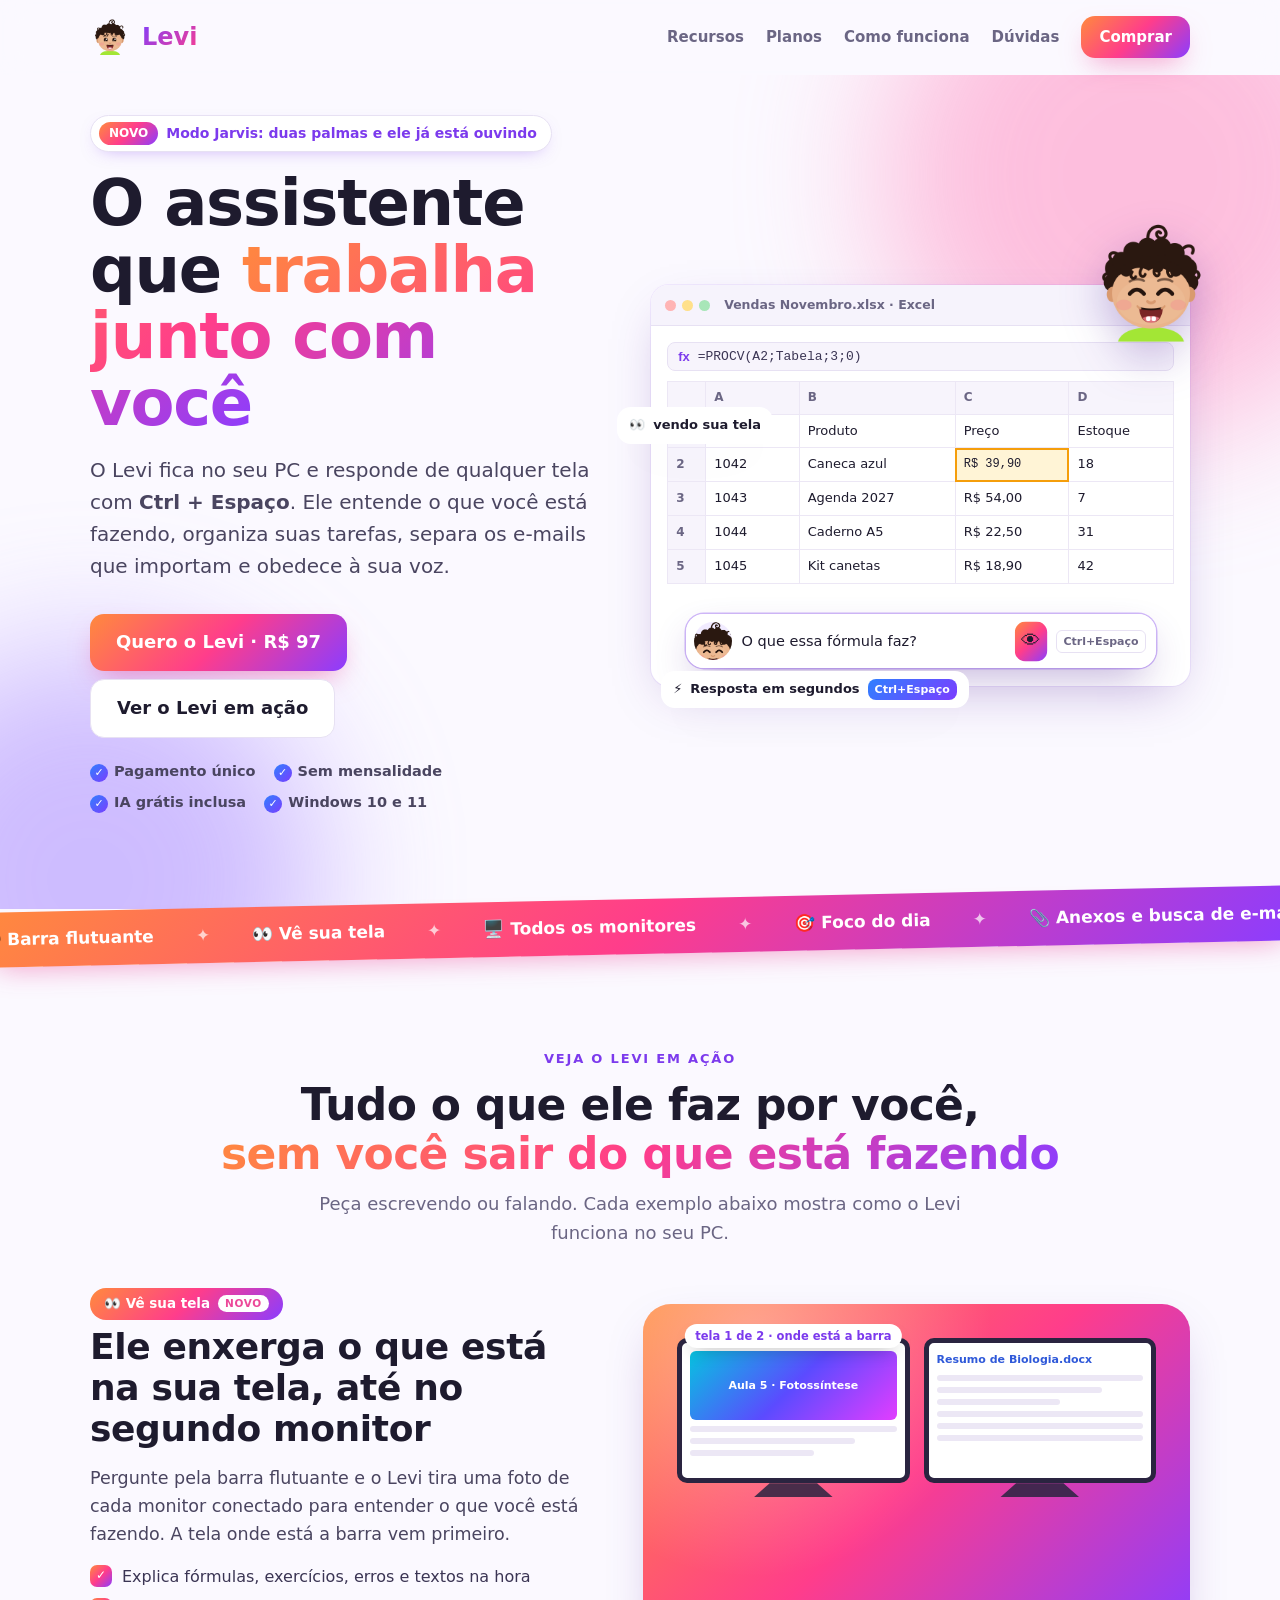
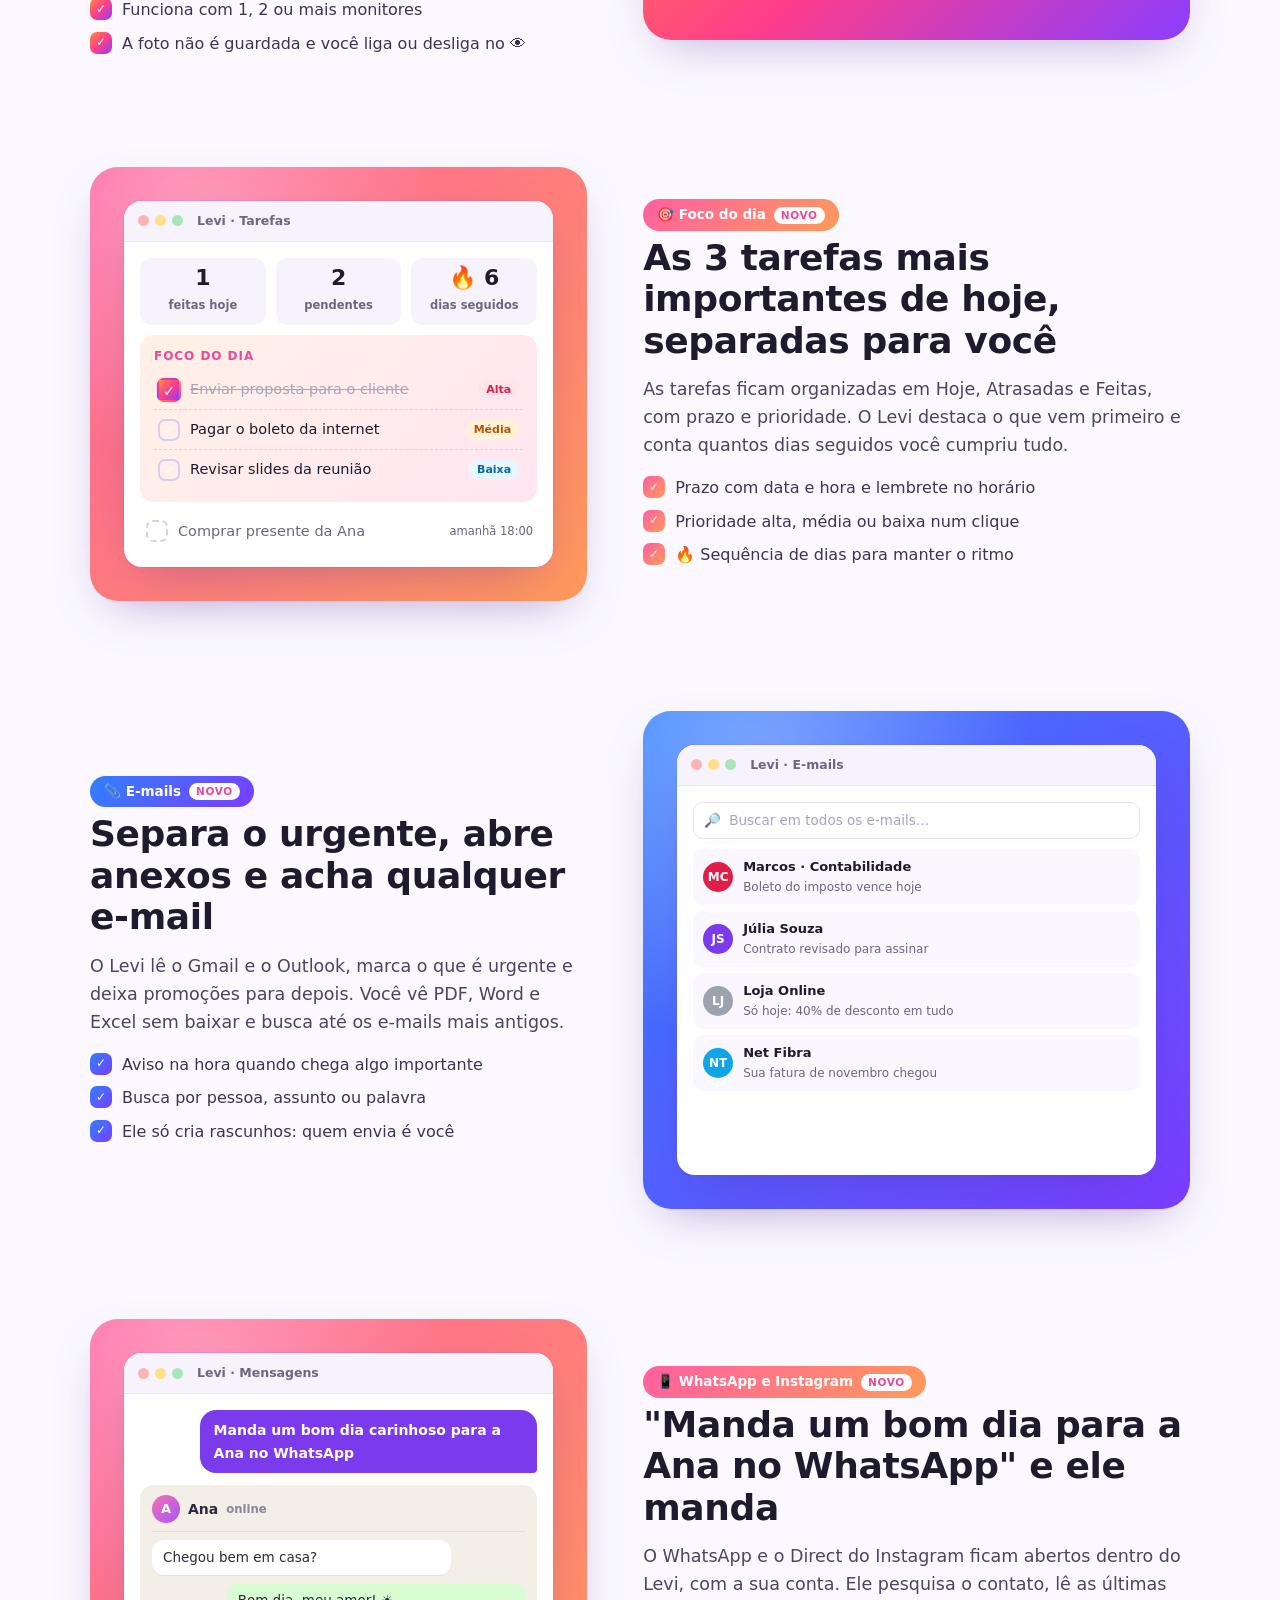
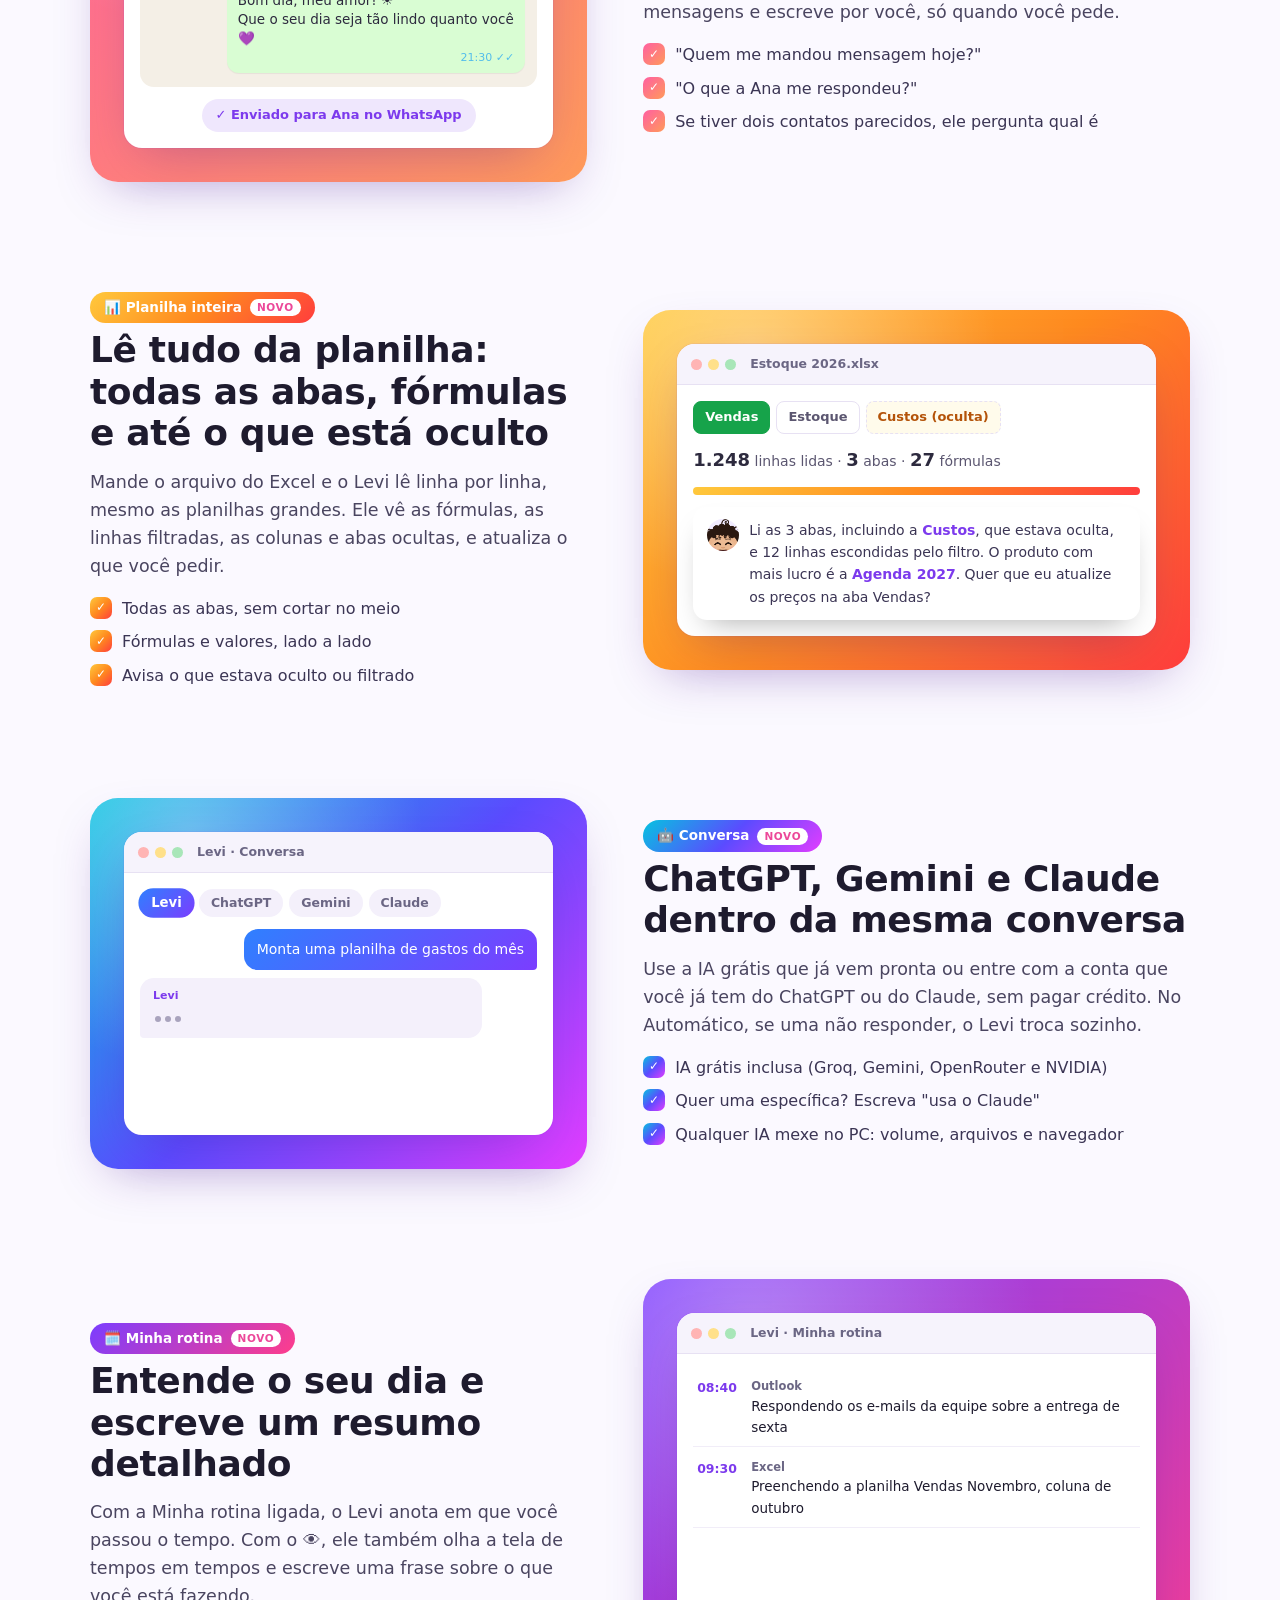
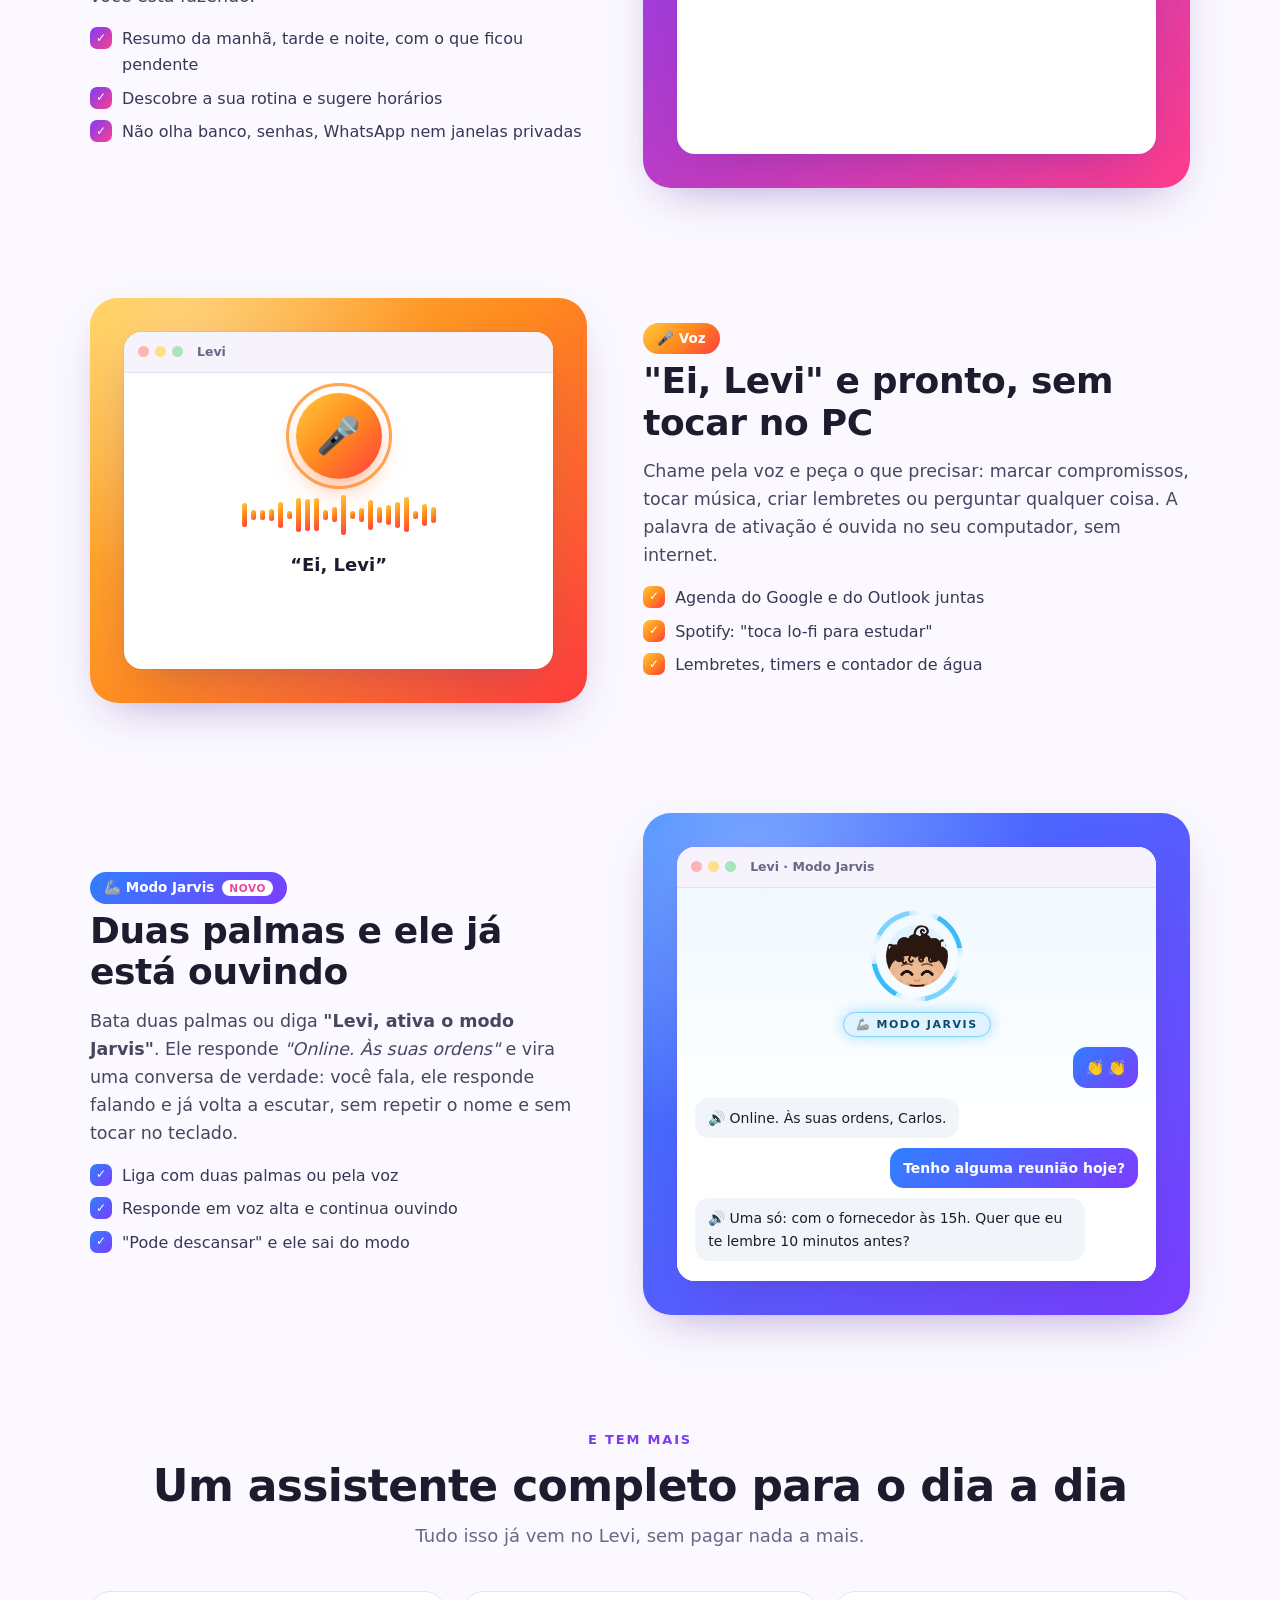
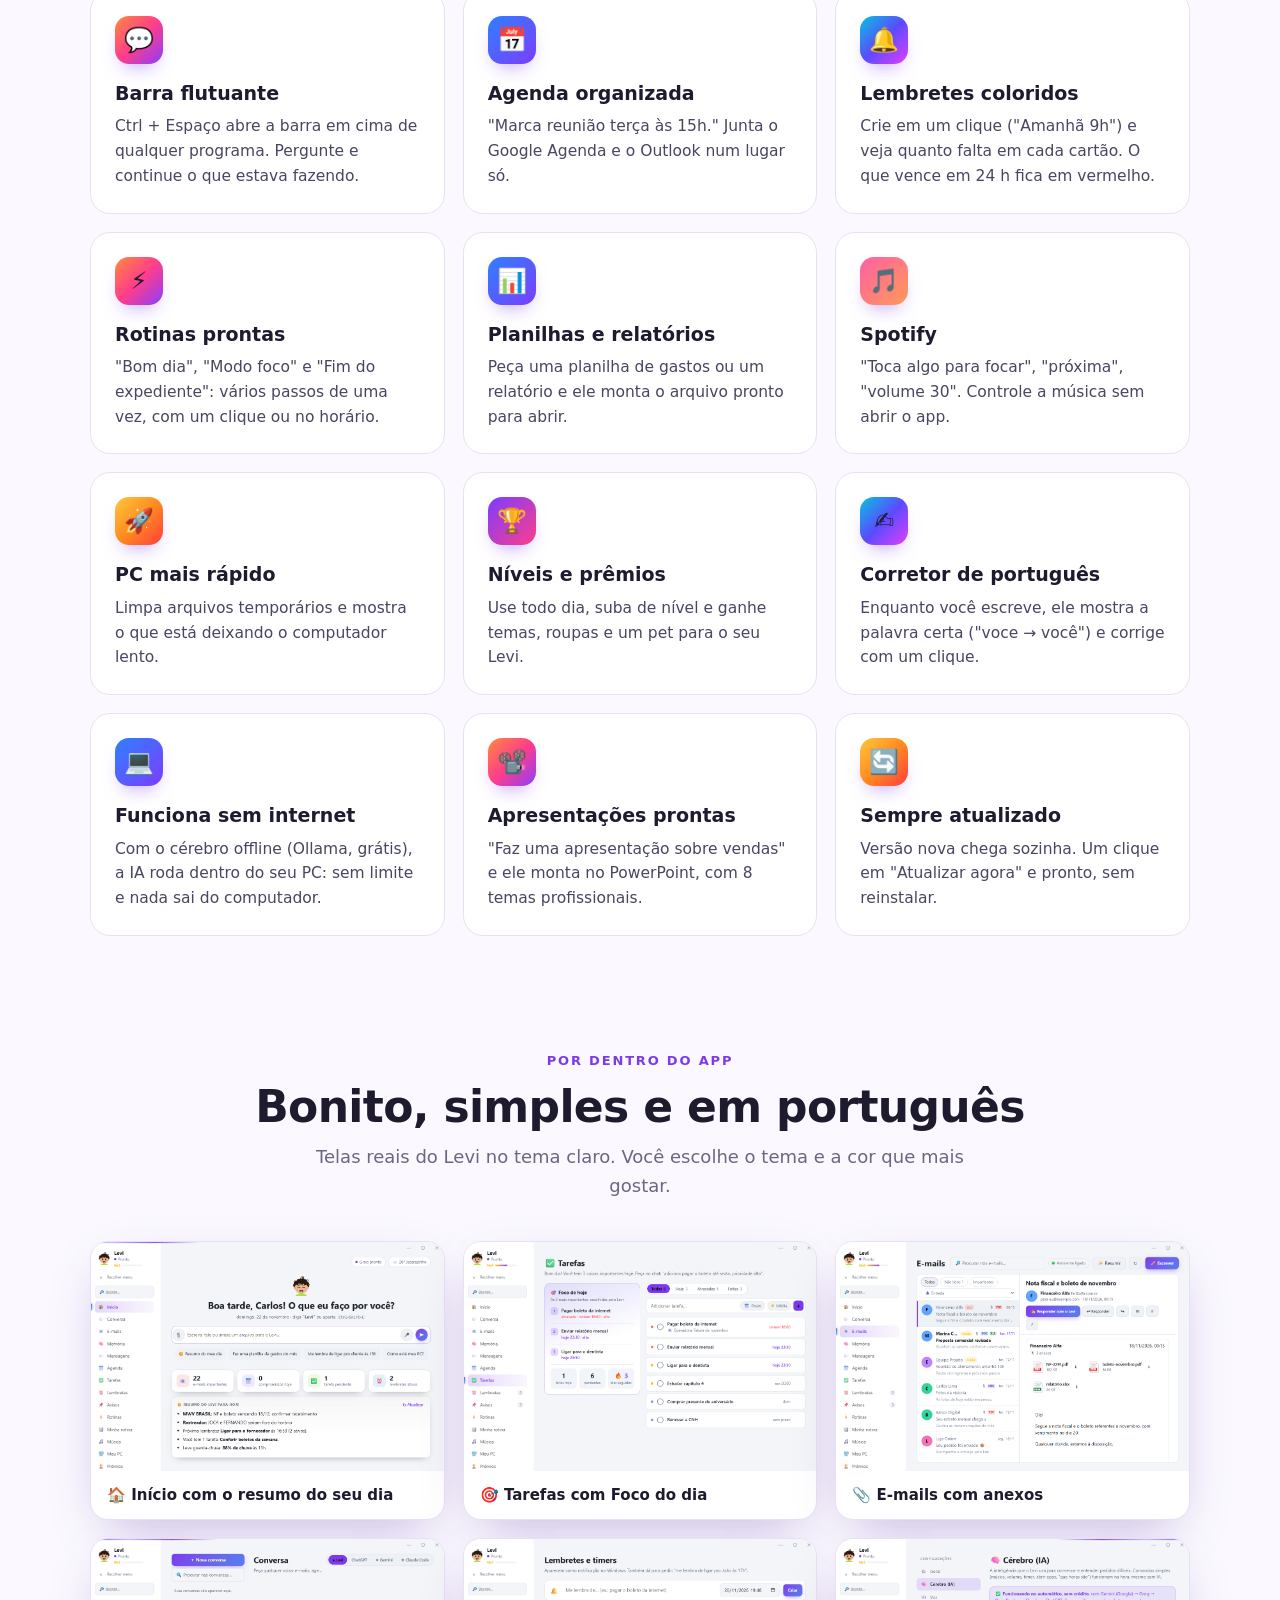
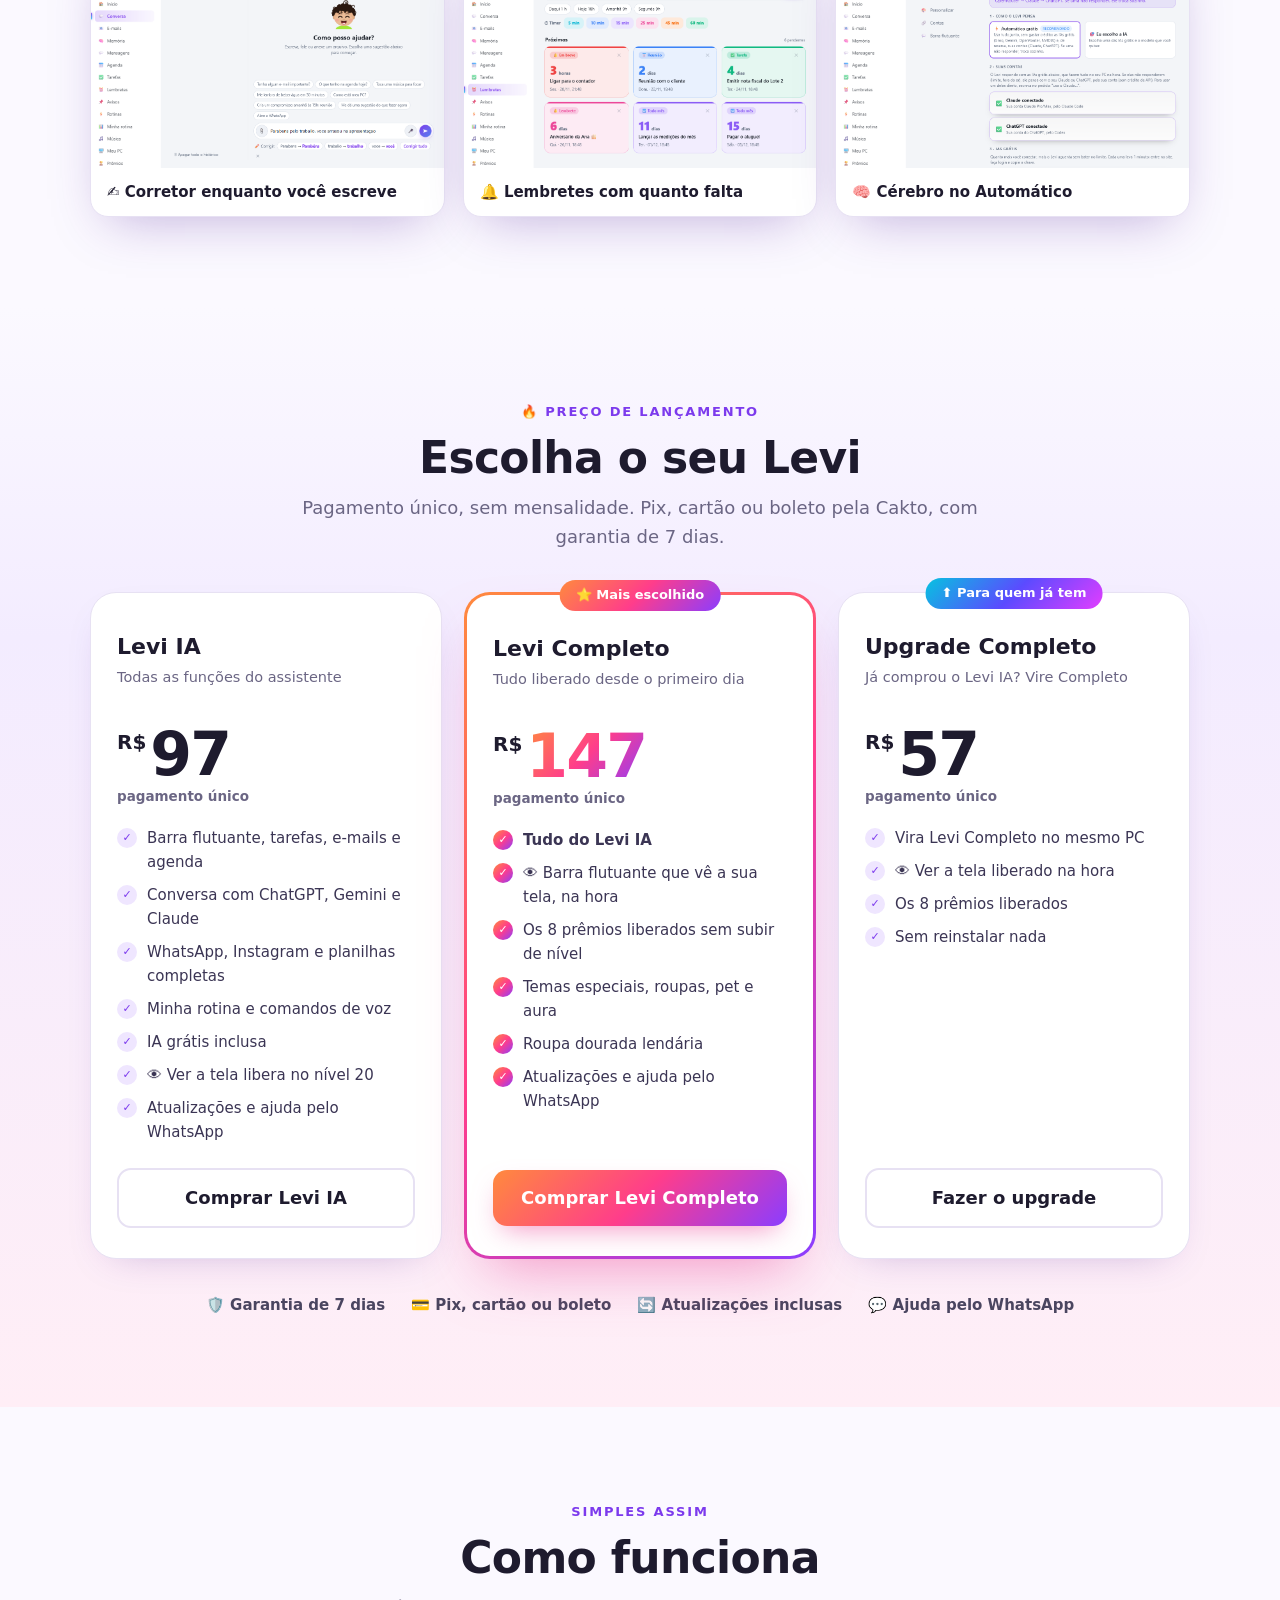
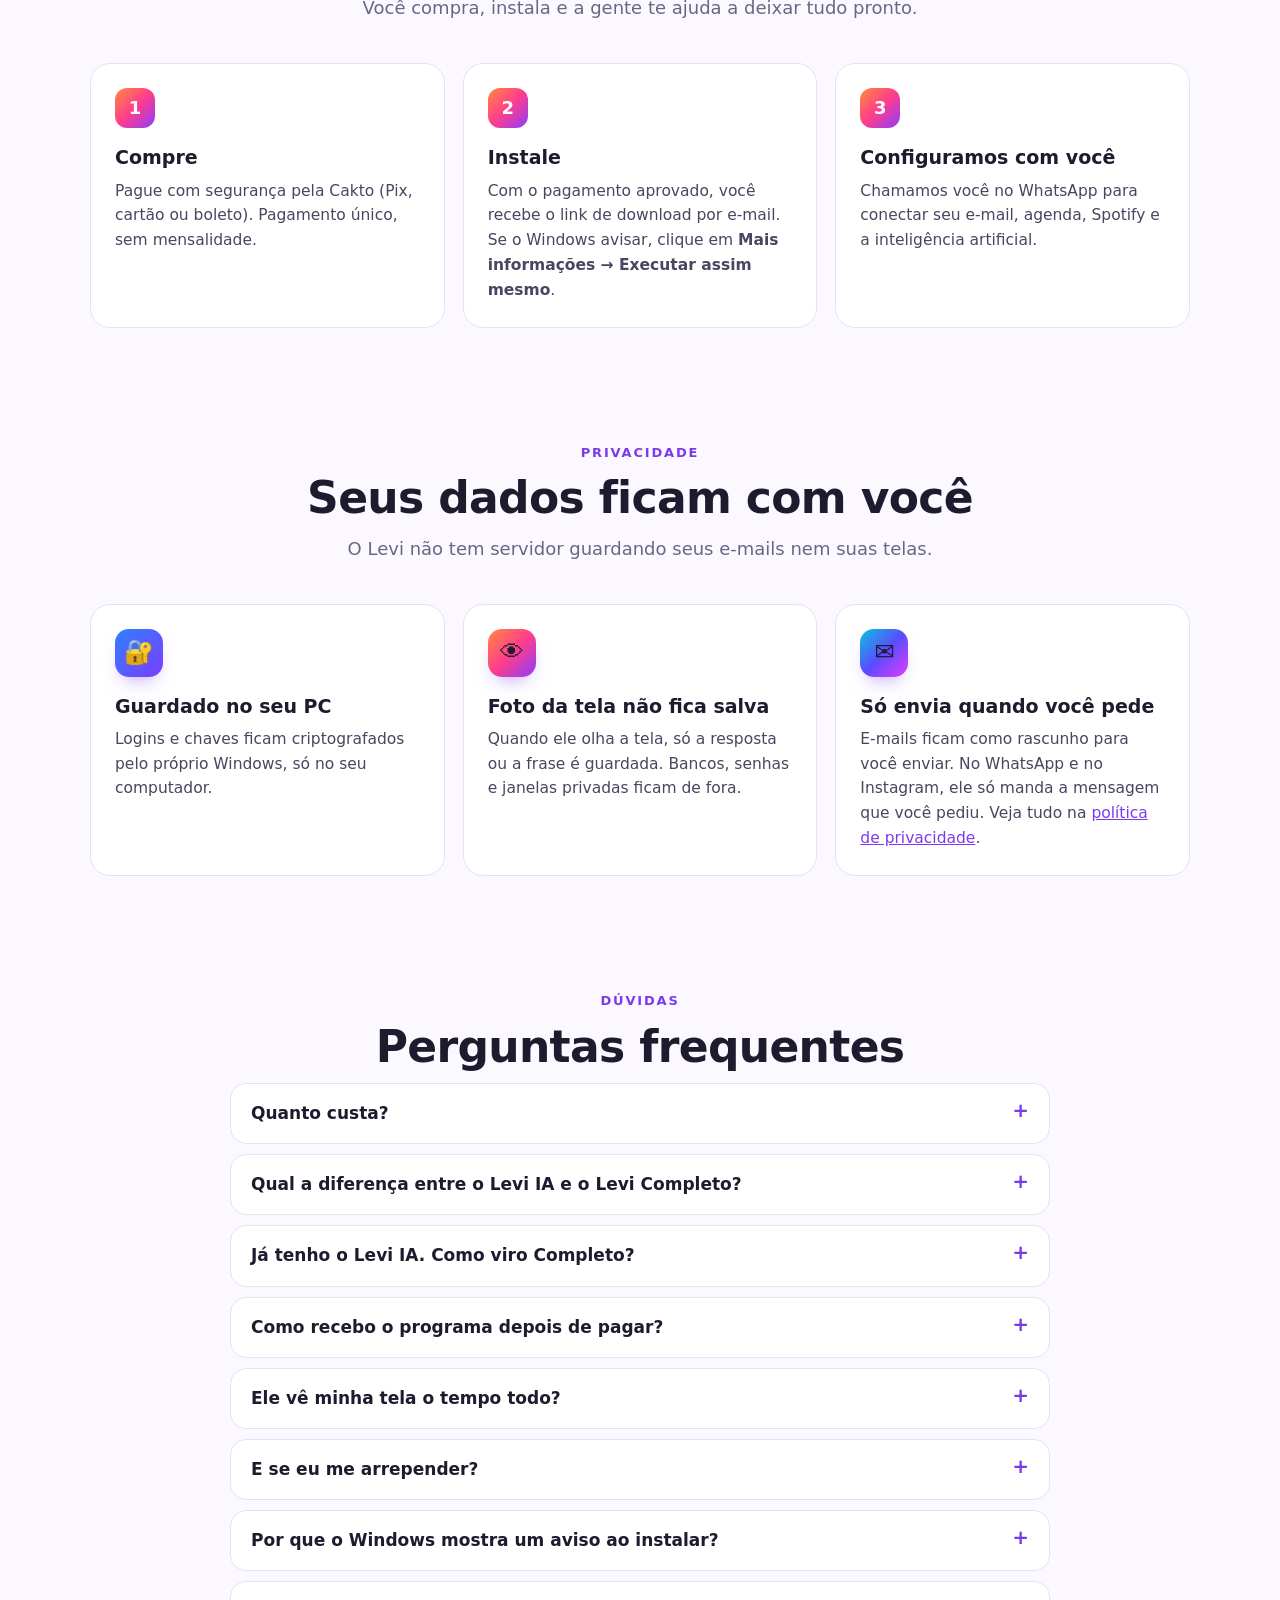
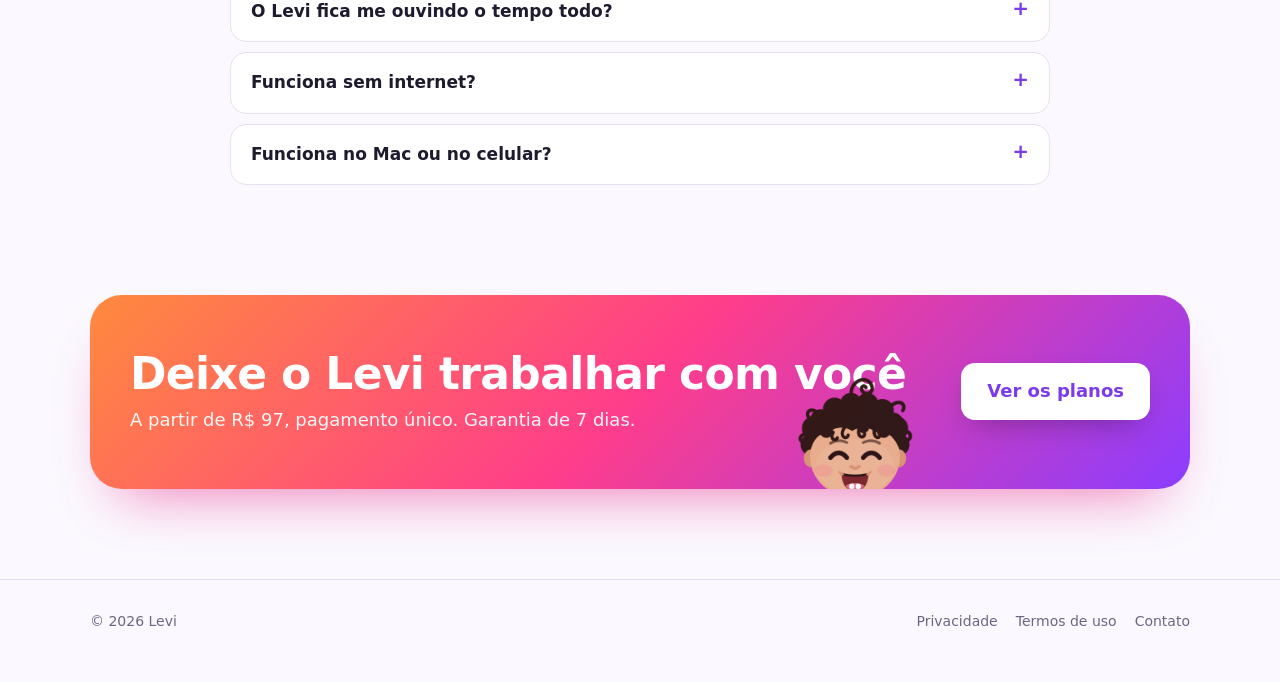
<file: index.html>
<!doctype html>
<html lang="pt-BR">
<head>
<meta charset="utf-8">
<meta name="viewport" content="width=device-width, initial-scale=1">
<title>Levi · seu assistente pessoal com IA para Windows</title>
<meta name="description" content="Levi é um assistente com inteligência artificial para Windows: responde de qualquer tela pela barra flutuante, vê o que você está fazendo, organiza tarefas, e-mails e agenda e obedece à voz. A partir de R$ 97, pagamento único.">
<meta property="og:title" content="Levi IA · seu assistente pessoal com IA">
<meta property="og:description" content="Barra flutuante que vê sua tela, mensagens no WhatsApp e Instagram, planilhas completas, Foco do dia, e-mails, lembretes e rotinas, com ChatGPT, Gemini e Claude. A partir de R$ 97, pagamento único.">
<meta property="og:image" content="https://leviassistia.github.io/levi-site/capa.png">
<meta property="og:type" content="website">
<meta name="twitter:card" content="summary_large_image">
<meta name="theme-color" content="#7c3aed">
<link rel="icon" href="icon.png">
<link rel="stylesheet" href="style.css">
</head>
<body>

<div class="sticky" id="topbar"><div class="wrap">
  <header class="top">
    <img src="icon.png" alt=""><a class="brand" href="#">Levi</a>
    <nav><a href="#recursos">Recursos</a><a href="#planos">Planos</a><a href="#como">Como funciona</a><a href="#duvidas">Dúvidas</a><a class="btn" href="#planos">Comprar</a></nav>
  </header>
</div></div>

<div class="hero-bg">
<div class="wrap">
  <div class="hero">
    <div>
      <span class="pill"><b>NOVO</b> Modo Jarvis: duas palmas e ele já está ouvindo</span>
      <h1>O assistente que <span class="grad">trabalha junto com você</span></h1>
      <p class="lead">O Levi fica no seu PC e responde de qualquer tela com <b>Ctrl + Espaço</b>. Ele entende o que você está fazendo, organiza suas tarefas, separa os e-mails que importam e obedece à sua voz.</p>
      <a class="btn" href="#planos">Quero o Levi · R$ 97</a>
      <a class="btn ghost" href="#recursos">Ver o Levi em ação</a>
      <ul class="hero-checks"><li>Pagamento único</li><li>Sem mensalidade</li><li>IA grátis inclusa</li><li>Windows 10 e 11</li></ul>
    </div>

    <div class="stage hero-stage reveal">
      <img class="peek" src="mascot.png" alt="Mascote do Levi: um bebê de cachinhos sorrindo">
      <div class="float-chip c1">👀 <span>vendo sua tela</span></div>
      <div class="float-chip c2">⚡ <span>Resposta em segundos</span> <em>Ctrl+Espaço</em></div>
      <div class="win" id="heroSim">
        <div class="win-bar"><i></i><i></i><i></i><span id="heroTitle">Vendas Novembro.xlsx · Excel</span></div>
        <div class="win-body">
          <div class="scene" data-scene="0">
            <div class="formula"><b>fx</b> =PROCV(A2;Tabela;3;0)</div>
            <table class="sheet">
              <tr><th></th><th>A</th><th>B</th><th>C</th><th>D</th></tr>
              <tr><th>1</th><td>Código</td><td>Produto</td><td>Preço</td><td>Estoque</td></tr>
              <tr><th>2</th><td>1042</td><td>Caneca azul</td><td class="fx">R$ 39,90</td><td>18</td></tr>
              <tr><th>3</th><td>1043</td><td>Agenda 2027</td><td>R$ 54,00</td><td>7</td></tr>
              <tr><th>4</th><td>1044</td><td>Caderno A5</td><td>R$ 22,50</td><td>31</td></tr>
              <tr><th>5</th><td>1045</td><td>Kit canetas</td><td>R$ 18,90</td><td>42</td></tr>
            </table>
          </div>
          <div class="scene off" data-scene="1">
            <div class="lesson">
              <div class="video">Aula 5 · Fotossíntese<br>Biologia</div>
              <div class="quiz"><h4>Questão 3</h4>Onde acontece a fase clara da fotossíntese?
                <div class="opt" style="margin-top:8px">a) No núcleo</div><div class="opt">b) Nos tilacoides</div><div class="opt">c) Na mitocôndria</div></div>
            </div>
          </div>
          <div class="scan" id="heroScan"></div>
          <div class="qcard" id="heroCard"><div class="who">Levi <span class="tag">👀 vi sua tela</span></div><div class="a" id="heroA"></div></div>
          <div class="qbar"><div class="av"></div><div class="q" id="heroQ"></div><span class="eye on" id="heroEye">👁</span><span class="kbd">Ctrl+Espaço</span></div>
        </div>
      </div>
    </div>
  </div>
</div>
</div>

<div class="ticker" aria-hidden="true"><div class="ticker-in">
  <span>💬 Barra flutuante</span><span>👀 Vê sua tela</span><span>🖥️ Todos os monitores</span><span>🎯 Foco do dia</span><span>📎 Anexos e busca de e-mail</span><span>🤖 ChatGPT, Gemini e Claude</span><span>📱 WhatsApp e Instagram</span><span>📊 Planilha inteira</span><span>🔔 Lembretes</span><span>⚡ Rotinas</span><span>🗓️ Minha rotina</span><span>🎤 "Ei, Levi"</span>
  <span>💬 Barra flutuante</span><span>👀 Vê sua tela</span><span>🖥️ Todos os monitores</span><span>🎯 Foco do dia</span><span>📎 Anexos e busca de e-mail</span><span>🤖 ChatGPT, Gemini e Claude</span><span>📱 WhatsApp e Instagram</span><span>📊 Planilha inteira</span><span>🔔 Lembretes</span><span>⚡ Rotinas</span><span>🗓️ Minha rotina</span><span>🎤 "Ei, Levi"</span>
</div></div>

<section id="recursos"><div class="wrap">
  <div class="center reveal">
    <span class="eyebrow">Veja o Levi em ação</span>
    <h2>Tudo o que ele faz por você,<br><span class="grad">sem você sair do que está fazendo</span></h2>
    <p class="sub">Peça escrevendo ou falando. Cada exemplo abaixo mostra como o Levi funciona no seu PC.</p>
  </div>

  <!-- 1. vê a tela em todos os monitores -->
  <div class="feat t-sunset">
    <div class="feat-text reveal">
      <span class="ftag new">👀 Vê sua tela</span>
      <h3>Ele enxerga o que está na sua tela, até no segundo monitor</h3>
      <p>Pergunte pela barra flutuante e o Levi tira uma foto de cada monitor conectado para entender o que você está fazendo. A tela onde está a barra vem primeiro.</p>
      <ul><li>Explica fórmulas, exercícios, erros e textos na hora</li><li>Funciona com 1, 2 ou mais monitores</li><li>A foto não é guardada e você liga ou desliga no 👁</li></ul>
    </div>
    <div class="demo reveal" id="simMon">
      <div class="monitors">
        <div class="mon"><div class="lbl">tela 1 de 2 · onde está a barra</div><div class="scr"><div class="mini-video">Aula 5 · Fotossíntese</div><div class="mini-lines"><i></i><i></i><i></i></div><div class="scan"></div></div><div class="foot"></div></div>
        <div class="mon"><div class="lbl">tela 2 de 2</div><div class="scr doc-mini"><h5>Resumo de Biologia.docx</h5><div class="mini-lines"><i></i><i></i><i></i><i></i><i></i><i></i></div><div class="scan"></div></div><div class="foot"></div></div>
      </div>
      <div class="bubble"><div class="av"></div><div>Na <b>tela 1</b> você está na aula de fotossíntese e na <b>tela 2</b> está o seu resumo no Word. Quer que eu escreva 5 perguntas para revisar?</div></div>
    </div>
  </div>

  <!-- 2. foco do dia -->
  <div class="feat rev t-candy">
    <div class="feat-text reveal">
      <span class="ftag new">🎯 Foco do dia</span>
      <h3>As 3 tarefas mais importantes de hoje, separadas para você</h3>
      <p>As tarefas ficam organizadas em Hoje, Atrasadas e Feitas, com prazo e prioridade. O Levi destaca o que vem primeiro e conta quantos dias seguidos você cumpriu tudo.</p>
      <ul><li>Prazo com data e hora e lembrete no horário</li><li>Prioridade alta, média ou baixa num clique</li><li>🔥 Sequência de dias para manter o ritmo</li></ul>
    </div>
    <div class="demo reveal" id="simTasks">
      <div class="win"><div class="win-bar"><i></i><i></i><i></i><span>Levi · Tarefas</span></div>
        <div class="win-body tk" style="min-height:0">
          <div class="tk-head">
            <div class="tk-stat"><b data-k="done">0</b><span>feitas hoje</span></div>
            <div class="tk-stat"><b data-k="left">3</b><span>pendentes</span></div>
            <div class="tk-stat"><b data-k="streak">🔥 6</b><span>dias seguidos</span></div>
          </div>
          <div class="tk-focus"><div class="t">Foco do dia</div>
            <div class="tk-row"><span class="ck">✓</span><span class="nm">Enviar proposta para o cliente</span><span class="pr hi">Alta</span></div>
            <div class="tk-row"><span class="ck">✓</span><span class="nm">Pagar o boleto da internet</span><span class="pr md">Média</span></div>
            <div class="tk-row"><span class="ck">✓</span><span class="nm">Revisar slides da reunião</span><span class="pr lo">Baixa</span></div>
          </div>
          <div class="tk-row" style="border:0;padding-left:6px"><span class="ck" style="border-style:dashed"></span><span class="nm" style="color:var(--muted)">Comprar presente da Ana</span><span class="when">amanhã 18:00</span></div>
          <div class="confetti"></div>
        </div>
      </div>
    </div>
  </div>

  <!-- 3. e-mails -->
  <div class="feat t-electric">
    <div class="feat-text reveal">
      <span class="ftag new">📎 E-mails</span>
      <h3>Separa o urgente, abre anexos e acha qualquer e-mail</h3>
      <p>O Levi lê o Gmail e o Outlook, marca o que é urgente e deixa promoções para depois. Você vê PDF, Word e Excel sem baixar e busca até os e-mails mais antigos.</p>
      <ul><li>Aviso na hora quando chega algo importante</li><li>Busca por pessoa, assunto ou palavra</li><li>Ele só cria rascunhos: quem envia é você</li></ul>
    </div>
    <div class="demo reveal" id="simMail">
      <div class="win"><div class="win-bar"><i></i><i></i><i></i><span>Levi · E-mails</span></div>
        <div class="win-body" style="min-height:0">
          <div class="mx-search">🔎 <span class="q"></span></div>
          <div class="mx-list">
            <div class="mx-row"><span class="ini" style="background:#e11d48">MC</span><span class="tx"><b>Marcos · Contabilidade</b><span>Boleto do imposto vence hoje</span></span><span class="lab urg">🔴 Urgente</span></div>
            <div class="mx-row"><span class="ini" style="background:#7c3aed">JS</span><span class="tx"><b>Júlia Souza</b><span>Contrato revisado para assinar</span></span><span class="lab imp">⭐ Importante</span></div>
            <div class="mx-row"><span class="ini" style="background:#9ca3af">LJ</span><span class="tx"><b>Loja Online</b><span>Só hoje: 40% de desconto em tudo</span></span><span class="lab dep">Depois</span></div>
            <div class="mx-row"><span class="ini" style="background:#0ea5e9">NT</span><span class="tx"><b>Net Fibra</b><span>Sua fatura de novembro chegou</span></span><span class="lab imp">⭐ Importante</span></div>
          </div>
          <div class="mx-att"><span class="pdf">PDF</span><div><b>fatura-novembro.pdf</b><div style="color:var(--muted);font-size:12px">Valor R$ 119,90 · vence dia 25 · aberto sem baixar</div></div></div>
        </div>
      </div>
    </div>
  </div>

  <!-- WhatsApp e Instagram -->
  <div class="feat rev t-candy">
    <div class="feat-text reveal">
      <span class="ftag new">📱 WhatsApp e Instagram</span>
      <h3>"Manda um bom dia para a Ana no WhatsApp" e ele manda</h3>
      <p>O WhatsApp e o Direct do Instagram ficam abertos dentro do Levi, com a sua conta. Ele pesquisa o contato, lê as últimas mensagens e escreve por você, só quando você pede.</p>
      <ul><li>"Quem me mandou mensagem hoje?"</li><li>"O que a Ana me respondeu?"</li><li>Se tiver dois contatos parecidos, ele pergunta qual é</li></ul>
    </div>
    <div class="demo reveal">
      <div class="win"><div class="win-bar"><i></i><i></i><i></i><span>Levi · Mensagens</span></div>
        <div class="win-body wa-demo" style="min-height:0">
          <div class="wa-ask">Manda um bom dia carinhoso para a Ana no WhatsApp</div>
          <div class="wa-chat">
            <div class="wa-head"><span class="wa-av">A</span><b>Ana</b><small>online</small></div>
            <div class="wa-msg in">Chegou bem em casa?</div>
            <div class="wa-msg out">Bom dia, meu amor! ☀️<br>Que o seu dia seja tão lindo quanto você 💜<span>21:30 ✓✓</span></div>
          </div>
          <div class="wa-done">✓ Enviado para <b>Ana</b> no WhatsApp</div>
        </div>
      </div>
    </div>
  </div>

  <!-- planilha inteira -->
  <div class="feat t-gold">
    <div class="feat-text reveal">
      <span class="ftag new">📊 Planilha inteira</span>
      <h3>Lê tudo da planilha: todas as abas, fórmulas e até o que está oculto</h3>
      <p>Mande o arquivo do Excel e o Levi lê linha por linha, mesmo as planilhas grandes. Ele vê as fórmulas, as linhas filtradas, as colunas e abas ocultas, e atualiza o que você pedir.</p>
      <ul><li>Todas as abas, sem cortar no meio</li><li>Fórmulas e valores, lado a lado</li><li>Avisa o que estava oculto ou filtrado</li></ul>
    </div>
    <div class="demo reveal">
      <div class="win"><div class="win-bar"><i></i><i></i><i></i><span>Estoque 2026.xlsx</span></div>
        <div class="win-body xl-demo" style="min-height:0">
          <div class="xl-tabs"><span class="on">Vendas</span><span>Estoque</span><span class="hid">Custos (oculta)</span></div>
          <div class="xl-read"><b>1.248</b> linhas lidas · <b>3</b> abas · <b>27</b> fórmulas</div>
          <div class="xl-bar"><i style="width:100%"></i></div>
          <div class="xl-ans"><span class="av"></span><div>Li as 3 abas, incluindo a <b>Custos</b>, que estava oculta, e 12 linhas escondidas pelo filtro. O produto com mais lucro é a <b>Agenda 2027</b>. Quer que eu atualize os preços na aba Vendas?</div></div>
        </div>
      </div>
    </div>
  </div>

  <!-- 4. várias IAs -->
  <div class="feat rev t-aurora">
    <div class="feat-text reveal">
      <span class="ftag new">🤖 Conversa</span>
      <h3>ChatGPT, Gemini e Claude dentro da mesma conversa</h3>
      <p>Use a IA grátis que já vem pronta ou entre com a conta que você já tem do ChatGPT ou do Claude, sem pagar crédito. No Automático, se uma não responder, o Levi troca sozinho.</p>
      <ul><li>IA grátis inclusa (Groq, Gemini, OpenRouter e NVIDIA)</li><li>Quer uma específica? Escreva "usa o Claude"</li><li>Qualquer IA mexe no PC: volume, arquivos e navegador</li></ul>
    </div>
    <div class="demo reveal" id="simChat">
      <div class="win"><div class="win-bar"><i></i><i></i><i></i><span>Levi · Conversa</span></div>
        <div class="win-body" style="min-height:0">
          <div class="modes"><span class="mode" data-m="0">Levi</span><span class="mode" data-m="1">ChatGPT</span><span class="mode" data-m="2">Gemini</span><span class="mode" data-m="3">Claude</span></div>
          <div class="chat"></div>
        </div>
      </div>
    </div>
  </div>

  <!-- 5. minha rotina -->
  <div class="feat t-berry">
    <div class="feat-text reveal">
      <span class="ftag new">🗓️ Minha rotina</span>
      <h3>Entende o seu dia e escreve um resumo detalhado</h3>
      <p>Com a Minha rotina ligada, o Levi anota em que você passou o tempo. Com o 👁, ele também olha a tela de tempos em tempos e escreve uma frase sobre o que você está fazendo.</p>
      <ul><li>Resumo da manhã, tarde e noite, com o que ficou pendente</li><li>Descobre a sua rotina e sugere horários</li><li>Não olha banco, senhas, WhatsApp nem janelas privadas</li></ul>
    </div>
    <div class="demo reveal" id="simRot">
      <div class="win"><div class="win-bar"><i></i><i></i><i></i><span>Levi · Minha rotina</span></div>
        <div class="win-body" style="min-height:0">
          <div class="rt">
            <div class="rt-item"><span class="h">08:40</span><span class="d"><b>Outlook</b>Respondendo os e-mails da equipe sobre a entrega de sexta</span></div>
            <div class="rt-item"><span class="h">09:30</span><span class="d"><b>Excel</b>Preenchendo a planilha Vendas Novembro, coluna de outubro</span></div>
            <div class="rt-item"><span class="h">11:10</span><span class="d"><b>Chrome</b>Assistindo a aula 5 de Biologia e fazendo o questionário</span></div>
            <div class="rt-item"><span class="h">14:20</span><span class="d"><b>Word</b>Escrevendo a proposta para o cliente Ribeiro</span></div>
          </div>
          <div class="rt-sum"><b>Resumo do dia:</b> manhã de e-mails e planilha, tarde focada na proposta. <b>Ficou pendente:</b> enviar a proposta. <b>Sugestão do Levi:</b> deixe os e-mails para as 8h30 e a planilha logo depois.</div>
        </div>
      </div>
    </div>
  </div>

  <!-- 6. voz -->
  <div class="feat rev t-gold">
    <div class="feat-text reveal">
      <span class="ftag">🎤 Voz</span>
      <h3>"Ei, Levi" e pronto, sem tocar no PC</h3>
      <p>Chame pela voz e peça o que precisar: marcar compromissos, tocar música, criar lembretes ou perguntar qualquer coisa. A palavra de ativação é ouvida no seu computador, sem internet.</p>
      <ul><li>Agenda do Google e do Outlook juntas</li><li>Spotify: "toca lo-fi para estudar"</li><li>Lembretes, timers e contador de água</li></ul>
    </div>
    <div class="demo reveal" id="simVoice">
      <div class="win"><div class="win-bar"><i></i><i></i><i></i><span>Levi</span></div>
        <div class="win-body voice" style="min-height:0">
          <div class="mic">🎤</div>
          <div class="wave"></div>
          <div class="said"></div>
          <div class="cal"><span class="day">SEX<b>20</b></span><span>Dentista às 10:00<br><small style="color:var(--muted);font-weight:600">Adicionado à sua agenda ✓</small></span></div>
        </div>
      </div>
    </div>
  </div>

  <!-- 7. modo jarvis -->
  <div class="feat t-electric">
    <div class="feat-text reveal">
      <span class="ftag new">🦾 Modo Jarvis</span>
      <h3>Duas palmas e ele já está ouvindo</h3>
      <p>Bata duas palmas ou diga <b>"Levi, ativa o modo Jarvis"</b>. Ele responde <i>"Online. Às suas ordens"</i> e vira uma conversa de verdade: você fala, ele responde falando e já volta a escutar, sem repetir o nome e sem tocar no teclado.</p>
      <ul><li>Liga com duas palmas ou pela voz</li><li>Responde em voz alta e continua ouvindo</li><li>"Pode descansar" e ele sai do modo</li></ul>
    </div>
    <div class="demo reveal">
      <div class="win"><div class="win-bar"><i></i><i></i><i></i><span>Levi · Modo Jarvis</span></div>
        <div class="win-body jv">
          <div class="jv-ring"><div class="jv-face"></div></div>
          <div class="jv-badge">🦾 MODO JARVIS</div>
          <div class="jv-line me">👏 👏</div>
          <div class="jv-line levi">Online. Às suas ordens, Carlos.</div>
          <div class="jv-line me">Tenho alguma reunião hoje?</div>
          <div class="jv-line levi">Uma só: com o fornecedor às 15h. Quer que eu te lembre 10 minutos antes?</div>
        </div>
      </div>
    </div>
  </div>
</div></section>

<section style="padding-top:20px"><div class="wrap">
  <div class="center reveal"><span class="eyebrow">E tem mais</span><h2>Um assistente completo para o dia a dia</h2><p class="sub">Tudo isso já vem no Levi, sem pagar nada a mais.</p></div>
  <div class="grid">
    <div class="card reveal t-sunset"><div class="ico">💬</div><h3>Barra flutuante</h3><p>Ctrl + Espaço abre a barra em cima de qualquer programa. Pergunte e continue o que estava fazendo.</p></div>
    <div class="card reveal t-electric"><div class="ico">📅</div><h3>Agenda organizada</h3><p>"Marca reunião terça às 15h." Junta o Google Agenda e o Outlook num lugar só.</p></div>
    <div class="card reveal t-aurora"><div class="ico">🔔</div><h3>Lembretes coloridos</h3><p>Crie em um clique ("Amanhã 9h") e veja quanto falta em cada cartão. O que vence em 24 h fica em vermelho.</p></div>
    <div class="card reveal t-sunset"><div class="ico">⚡</div><h3>Rotinas prontas</h3><p>"Bom dia", "Modo foco" e "Fim do expediente": vários passos de uma vez, com um clique ou no horário.</p></div>
    <div class="card reveal t-electric"><div class="ico">📊</div><h3>Planilhas e relatórios</h3><p>Peça uma planilha de gastos ou um relatório e ele monta o arquivo pronto para abrir.</p></div>
    <div class="card reveal t-candy"><div class="ico">🎵</div><h3>Spotify</h3><p>"Toca algo para focar", "próxima", "volume 30". Controle a música sem abrir o app.</p></div>
    <div class="card reveal t-gold"><div class="ico">🚀</div><h3>PC mais rápido</h3><p>Limpa arquivos temporários e mostra o que está deixando o computador lento.</p></div>
    <div class="card reveal t-berry"><div class="ico">🏆</div><h3>Níveis e prêmios</h3><p>Use todo dia, suba de nível e ganhe temas, roupas e um pet para o seu Levi.</p></div>
    <div class="card reveal t-aurora"><div class="ico">✍️</div><h3>Corretor de português</h3><p>Enquanto você escreve, ele mostra a palavra certa ("voce → você") e corrige com um clique.</p></div>
    <div class="card reveal t-electric"><div class="ico">💻</div><h3>Funciona sem internet</h3><p>Com o cérebro offline (Ollama, grátis), a IA roda dentro do seu PC: sem limite e nada sai do computador.</p></div>
    <div class="card reveal t-sunset"><div class="ico">📽️</div><h3>Apresentações prontas</h3><p>"Faz uma apresentação sobre vendas" e ele monta no PowerPoint, com 8 temas profissionais.</p></div>
    <div class="card reveal t-gold"><div class="ico">🔄</div><h3>Sempre atualizado</h3><p>Versão nova chega sozinha. Um clique em "Atualizar agora" e pronto, sem reinstalar.</p></div>
  </div>
</div></section>

<section style="padding-top:20px"><div class="wrap">
  <div class="center reveal"><span class="eyebrow">Por dentro do app</span><h2>Bonito, simples e em português</h2><p class="sub">Telas reais do Levi no tema claro. Você escolhe o tema e a cor que mais gostar.</p></div>
  <div class="shots">
    <figure class="reveal"><img src="tela-inicio.png" alt="Tela de Início do Levi com o resumo do dia" loading="lazy"><figcaption>🏠 Início com o resumo do seu dia</figcaption></figure>
    <figure class="reveal"><img src="tela-tarefas.png" alt="Tela de Tarefas do Levi com o Foco do dia" loading="lazy"><figcaption>🎯 Tarefas com Foco do dia</figcaption></figure>
    <figure class="reveal"><img src="tela-emails.png" alt="Tela de E-mails do Levi com anexo aberto" loading="lazy"><figcaption>📎 E-mails com anexos</figcaption></figure>
    <figure class="reveal"><img src="tela-corretor.png" alt="Conversa do Levi sugerindo a correção das palavras escritas errado" loading="lazy"><figcaption>✍️ Corretor enquanto você escreve</figcaption></figure>
    <figure class="reveal"><img src="tela-lembretes.png" alt="Tela de Lembretes do Levi com cartões coloridos" loading="lazy"><figcaption>🔔 Lembretes com quanto falta</figcaption></figure>
    <figure class="reveal"><img src="tela-cerebro.png" alt="Tela Cérebro do Levi no modo Automático" loading="lazy"><figcaption>🧠 Cérebro no Automático</figcaption></figure>
  </div>
</div></section>

<section id="planos" class="prices-bg"><div class="wrap">
  <div class="center reveal"><span class="eyebrow">🔥 Preço de lançamento</span><h2>Escolha o seu Levi</h2><p class="sub">Pagamento único, sem mensalidade. Pix, cartão ou boleto pela Cakto, com garantia de 7 dias.</p></div>
  <div class="prices">
    <div class="price reveal">
      <h3>Levi IA</h3>
      <div class="for">Todas as funções do assistente</div>
      <div class="val"><sup>R$</sup><b>97</b></div>
      <div class="once">pagamento único</div>
      <ul><li>Barra flutuante, tarefas, e-mails e agenda</li><li>Conversa com ChatGPT, Gemini e Claude</li><li>WhatsApp, Instagram e planilhas completas</li><li>Minha rotina e comandos de voz</li><li>IA grátis inclusa</li><li>👁 Ver a tela libera no nível 20</li><li>Atualizações e ajuda pelo WhatsApp</li></ul>
      <a class="btn ghost" href="https://pay.cakto.com.br/qpxie77_1329556">Comprar Levi IA</a>
    </div>
    <div class="price best reveal">
      <span class="badge">⭐ Mais escolhido</span>
      <h3>Levi Completo</h3>
      <div class="for">Tudo liberado desde o primeiro dia</div>
      <div class="val"><sup>R$</sup><b>147</b></div>
      <div class="once">pagamento único</div>
      <ul><li><b>Tudo do Levi IA</b></li><li>👁 Barra flutuante que vê a sua tela, na hora</li><li>Os 8 prêmios liberados sem subir de nível</li><li>Temas especiais, roupas, pet e aura</li><li>Roupa dourada lendária</li><li>Atualizações e ajuda pelo WhatsApp</li></ul>
      <a class="btn" href="https://pay.cakto.com.br/jqaec73_1337131">Comprar Levi Completo</a>
    </div>
    <div class="price reveal">
      <span class="badge up">⬆ Para quem já tem</span>
      <h3>Upgrade Completo</h3>
      <div class="for">Já comprou o Levi IA? Vire Completo</div>
      <div class="val"><sup>R$</sup><b>57</b></div>
      <div class="once">pagamento único</div>
      <ul><li>Vira Levi Completo no mesmo PC</li><li>👁 Ver a tela liberado na hora</li><li>Os 8 prêmios liberados</li><li>Sem reinstalar nada</li></ul>
      <a class="btn ghost" href="https://pay.cakto.com.br/epdfp32_1339841">Fazer o upgrade</a>
    </div>
  </div>
  <div class="guarantee reveal"><span>🛡️ Garantia de 7 dias</span><span>💳 Pix, cartão ou boleto</span><span>🔄 Atualizações inclusas</span><span>💬 Ajuda pelo WhatsApp</span></div>
</div></section>

<section id="como"><div class="wrap">
  <div class="center reveal"><span class="eyebrow">Simples assim</span><h2>Como funciona</h2><p class="sub">Você compra, instala e a gente te ajuda a deixar tudo pronto.</p></div>
  <div class="steps">
    <div class="card reveal"><h3>Compre</h3><p>Pague com segurança pela Cakto (Pix, cartão ou boleto). Pagamento único, sem mensalidade.</p></div>
    <div class="card reveal"><h3>Instale</h3><p>Com o pagamento aprovado, você recebe o link de download por e-mail. Se o Windows avisar, clique em <b>Mais informações → Executar assim mesmo</b>.</p></div>
    <div class="card reveal"><h3>Configuramos com você</h3><p>Chamamos você no WhatsApp para conectar seu e-mail, agenda, Spotify e a inteligência artificial.</p></div>
  </div>
</div></section>

<section id="privacidade" style="padding-top:20px"><div class="wrap">
  <div class="center reveal"><span class="eyebrow">Privacidade</span><h2>Seus dados ficam com você</h2><p class="sub">O Levi não tem servidor guardando seus e-mails nem suas telas.</p></div>
  <div class="grid">
    <div class="card reveal t-electric"><div class="ico">🔐</div><h3>Guardado no seu PC</h3><p>Logins e chaves ficam criptografados pelo próprio Windows, só no seu computador.</p></div>
    <div class="card reveal t-sunset"><div class="ico">👁</div><h3>Foto da tela não fica salva</h3><p>Quando ele olha a tela, só a resposta ou a frase é guardada. Bancos, senhas e janelas privadas ficam de fora.</p></div>
    <div class="card reveal t-aurora"><div class="ico">✉️</div><h3>Só envia quando você pede</h3><p>E-mails ficam como rascunho para você enviar. No WhatsApp e no Instagram, ele só manda a mensagem que você pediu. Veja tudo na <a href="privacidade.html">política de privacidade</a>.</p></div>
  </div>
</div></section>

<section id="duvidas" style="padding-top:20px"><div class="wrap">
  <div class="center reveal"><span class="eyebrow">Dúvidas</span><h2>Perguntas frequentes</h2></div>
  <div class="faq">
    <details><summary>Quanto custa?</summary><p>O <b>Levi IA</b> custa R$ 97 e o <b>Levi Completo</b> custa R$ 147, em pagamento único, sem mensalidade. Os dois incluem as atualizações e a ajuda para configurar pelo WhatsApp. A inteligência artificial pode ser usada de graça (Groq, Gemini, OpenRouter e NVIDIA, dentro dos limites deles); se preferir, entre com a conta que você já tem do ChatGPT ou do Claude e o Levi usa a sua assinatura, sem comprar crédito.</p></details>
    <details><summary>Qual a diferença entre o Levi IA e o Levi Completo?</summary><p>Os dois têm todas as funções do assistente. No Completo, a barra flutuante já vê a sua tela desde o primeiro dia e os 8 prêmios (temas, roupas, pet, aura e a roupa dourada) vêm liberados. No Levi IA, você libera os prêmios usando todo dia e subindo de nível, e o 👁 da barra libera no nível 20.</p></details>
    <details><summary>Já tenho o Levi IA. Como viro Completo?</summary><p>Compre o <a href="https://pay.cakto.com.br/epdfp32_1339841">Upgrade por R$ 57</a>. Tudo é liberado no mesmo computador, sem reinstalar e sem perder nada.</p></details>
    <details><summary>Como recebo o programa depois de pagar?</summary><p>Assim que o pagamento é aprovado, a Cakto envia para o seu e-mail o link de download do Levi. No Pix é quase na hora; no boleto, até 3 dias úteis. Depois a gente te chama no WhatsApp para configurar.</p></details>
    <details><summary>Ele vê minha tela o tempo todo?</summary><p>Não. Pela barra flutuante, ele só tira a foto quando você pergunta, e dá para desligar no 👁. Na Minha rotina, ele só olha se você ligar o olhinho, de 5 em 5 a 30 em 30 minutos, e guarda só uma frase. A foto nunca é salva e ele não olha bancos, senhas, WhatsApp, janelas privadas nem quando você está ausente.</p></details>
    <details><summary>E se eu me arrepender?</summary><p>Você pode pedir o reembolso em até 7 dias após a compra, pelo e-mail <a href="mailto:leviassistenteia@gmail.com">leviassistenteia@gmail.com</a>.</p></details>
    <details><summary>Por que o Windows mostra um aviso ao instalar?</summary><p>O Windows avisa sobre programas novos que ainda não têm certificado digital pago. Clique em <b>Mais informações → Executar assim mesmo</b>.</p></details>
    <details><summary>O Levi fica me ouvindo o tempo todo?</summary><p>Ele fica atento só ao próprio nome, e essa escuta é feita no seu PC, sem internet. O áudio só sai do computador quando você diz "Levi" e faz um pedido, para ser entendido. Dá para desligar quando quiser.</p></details>
    <details><summary>Funciona sem internet?</summary><p>Sim, com o <b>cérebro offline</b>: instale o Ollama (grátis) e escolha um modelo na tela Cérebro. A IA passa a rodar dentro do seu PC, sem limite de uso e sem mandar nada para fora. Ela é mais lenta que as IAs da internet, então o Levi usa ela como reserva quando a internet cai (ou sempre, se você preferir).</p></details>
    <details><summary>Funciona no Mac ou no celular?</summary><p>Por enquanto, só no Windows 10 e 11 (64 bits).</p></details>
  </div>
</div></section>

<section style="padding-top:10px"><div class="wrap">
  <div class="cta-band reveal">
    <div><h2>Deixe o Levi trabalhar com você</h2><p>A partir de R$ 97, pagamento único. Garantia de 7 dias.</p></div>
    <img src="mascot.png" alt="">
    <a class="btn white" href="#planos">Ver os planos</a>
  </div>
</div></section>

<footer><div class="wrap">
  <span>© <span id="ano">2026</span> Levi</span>
  <nav><a href="privacidade.html">Privacidade</a><a href="termos.html">Termos de uso</a><a href="mailto:leviassistenteia@gmail.com">Contato</a></nav>
</div></footer>

<script src="site.js"></script>
</body>
</html>
</file>
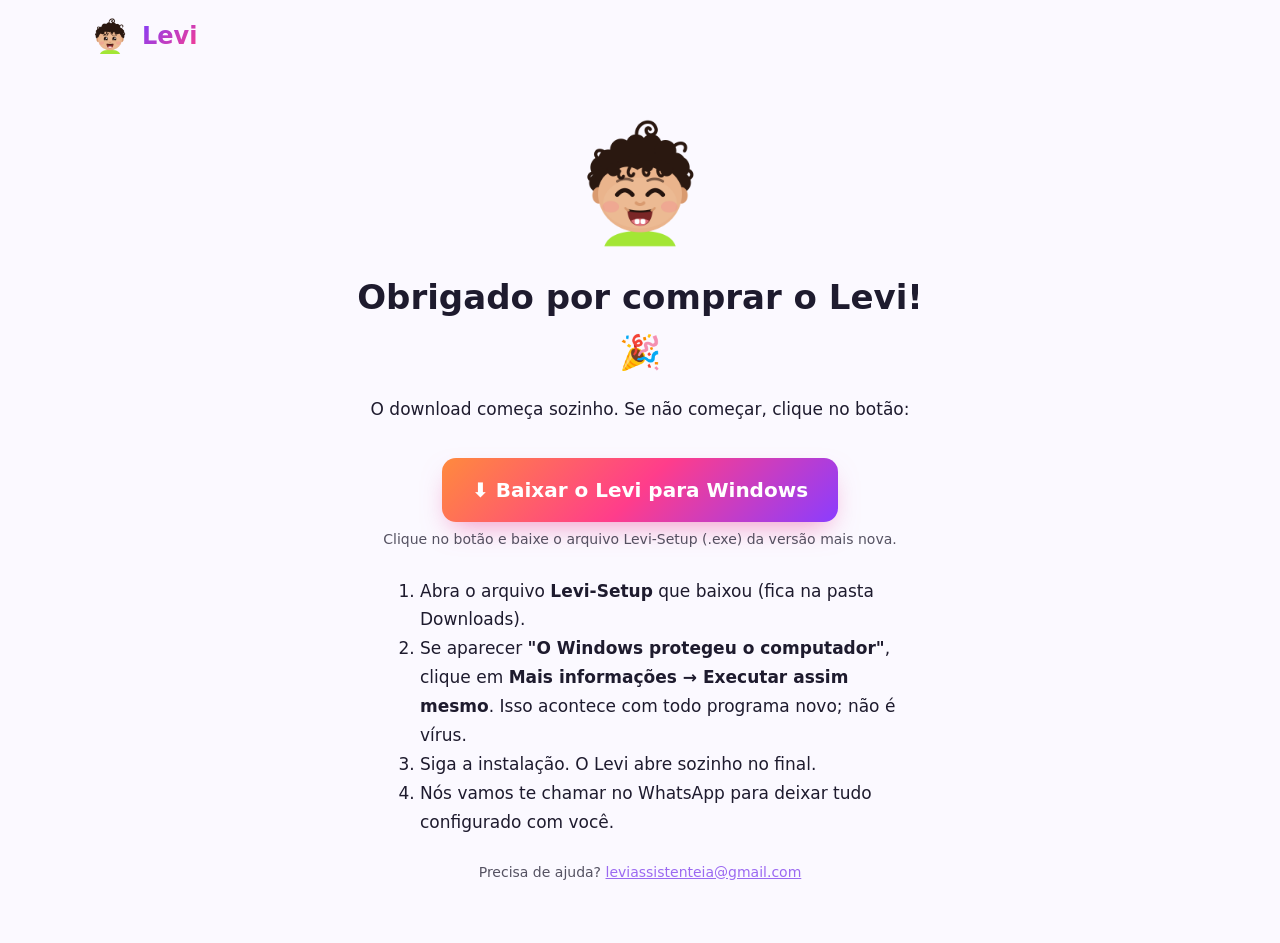
<file: baixar.html>
<!doctype html>
<html lang="pt-BR">
<head>
<meta charset="utf-8">
<meta name="viewport" content="width=device-width, initial-scale=1">
<meta name="robots" content="noindex">
<title>Baixar o Levi</title>
<link rel="icon" href="icon.png">
<link rel="stylesheet" href="style.css">
<style>
  .dl { max-width: 640px; margin: 40px auto 60px; text-align: center; padding: 0 16px; }
  .dl img.m { width: 140px; height: 140px; }
  .dl h1 { margin: 10px 0 6px; }
  .dl .big { display: inline-block; font-size: 20px; padding: 16px 30px; margin: 18px 0 6px; }
  .dl .muted { opacity: .75; font-size: 14px; }
  .dl ol { text-align: left; line-height: 1.7; margin: 26px auto 0; max-width: 520px; }
</style>
</head>
<body>
<div class="wrap"><header class="top"><img src="icon.png" alt=""><a class="brand" href="index.html">Levi</a></header></div>
<main class="dl">
  <img class="m" src="mascot.png" alt="">
  <h1>Obrigado por comprar o Levi! 🎉</h1>
  <p>O download começa sozinho. Se não começar, clique no botão:</p>
  <a class="btn big" id="dlBtn" href="https://github.com/LeviAssistIA/levi-releases/releases/latest">⬇ Baixar o Levi para Windows</a>
  <div class="muted" id="dlInfo">Procurando a versão mais nova…</div>
  <ol>
    <li>Abra o arquivo <b>Levi-Setup</b> que baixou (fica na pasta Downloads).</li>
    <li>Se aparecer <b>"O Windows protegeu o computador"</b>, clique em <b>Mais informações → Executar assim mesmo</b>. Isso acontece com todo programa novo; não é vírus.</li>
    <li>Siga a instalação. O Levi abre sozinho no final.</li>
    <li>Nós vamos te chamar no WhatsApp para deixar tudo configurado com você.</li>
  </ol>
  <p class="muted" style="margin-top:24px">Precisa de ajuda? <a href="mailto:leviassistenteia@gmail.com">leviassistenteia@gmail.com</a></p>
</main>
<script>
// Acha o instalador da versão mais nova no GitHub e começa o download.
(async () => {
  const btn = document.getElementById('dlBtn'); const info = document.getElementById('dlInfo');
  try {
    const r = await fetch('https://api.github.com/repos/LeviAssistIA/levi-releases/releases/latest', { headers: { Accept: 'application/vnd.github+json' } });
    if (!r.ok) throw new Error(r.status);
    const rel = await r.json();
    const exe = (rel.assets || []).find((a) => /^Levi-Setup-.*\.exe$/i.test(a.name));
    if (!exe) throw new Error('sem instalador');
    btn.href = exe.browser_download_url;
    info.textContent = `Versão ${rel.tag_name.replace(/^v/, '')} · ${(exe.size / 1048576).toFixed(0)} MB`;
    setTimeout(() => { window.location.href = exe.browser_download_url; }, 800);
  } catch {
    info.textContent = 'Clique no botão e baixe o arquivo Levi-Setup (.exe) da versão mais nova.';
  }
})();
</script>
</body>
</html>
</file>
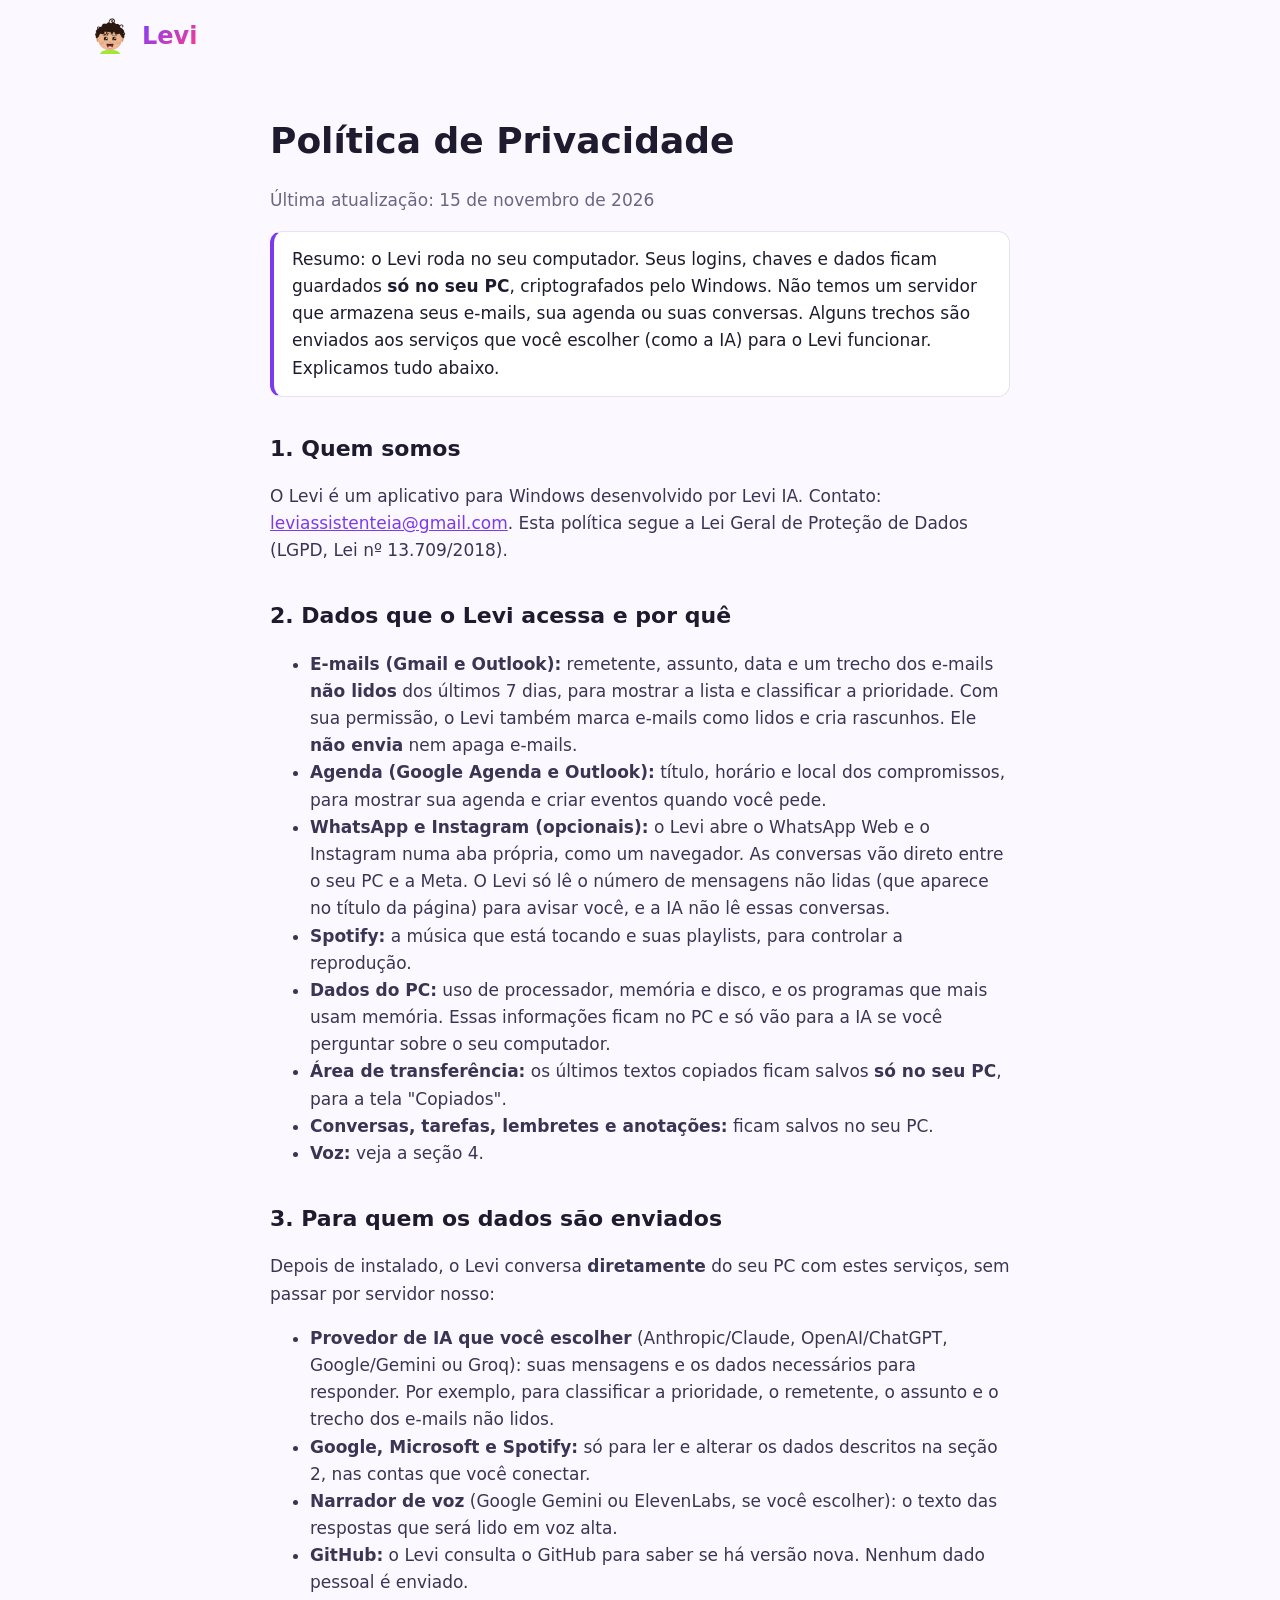
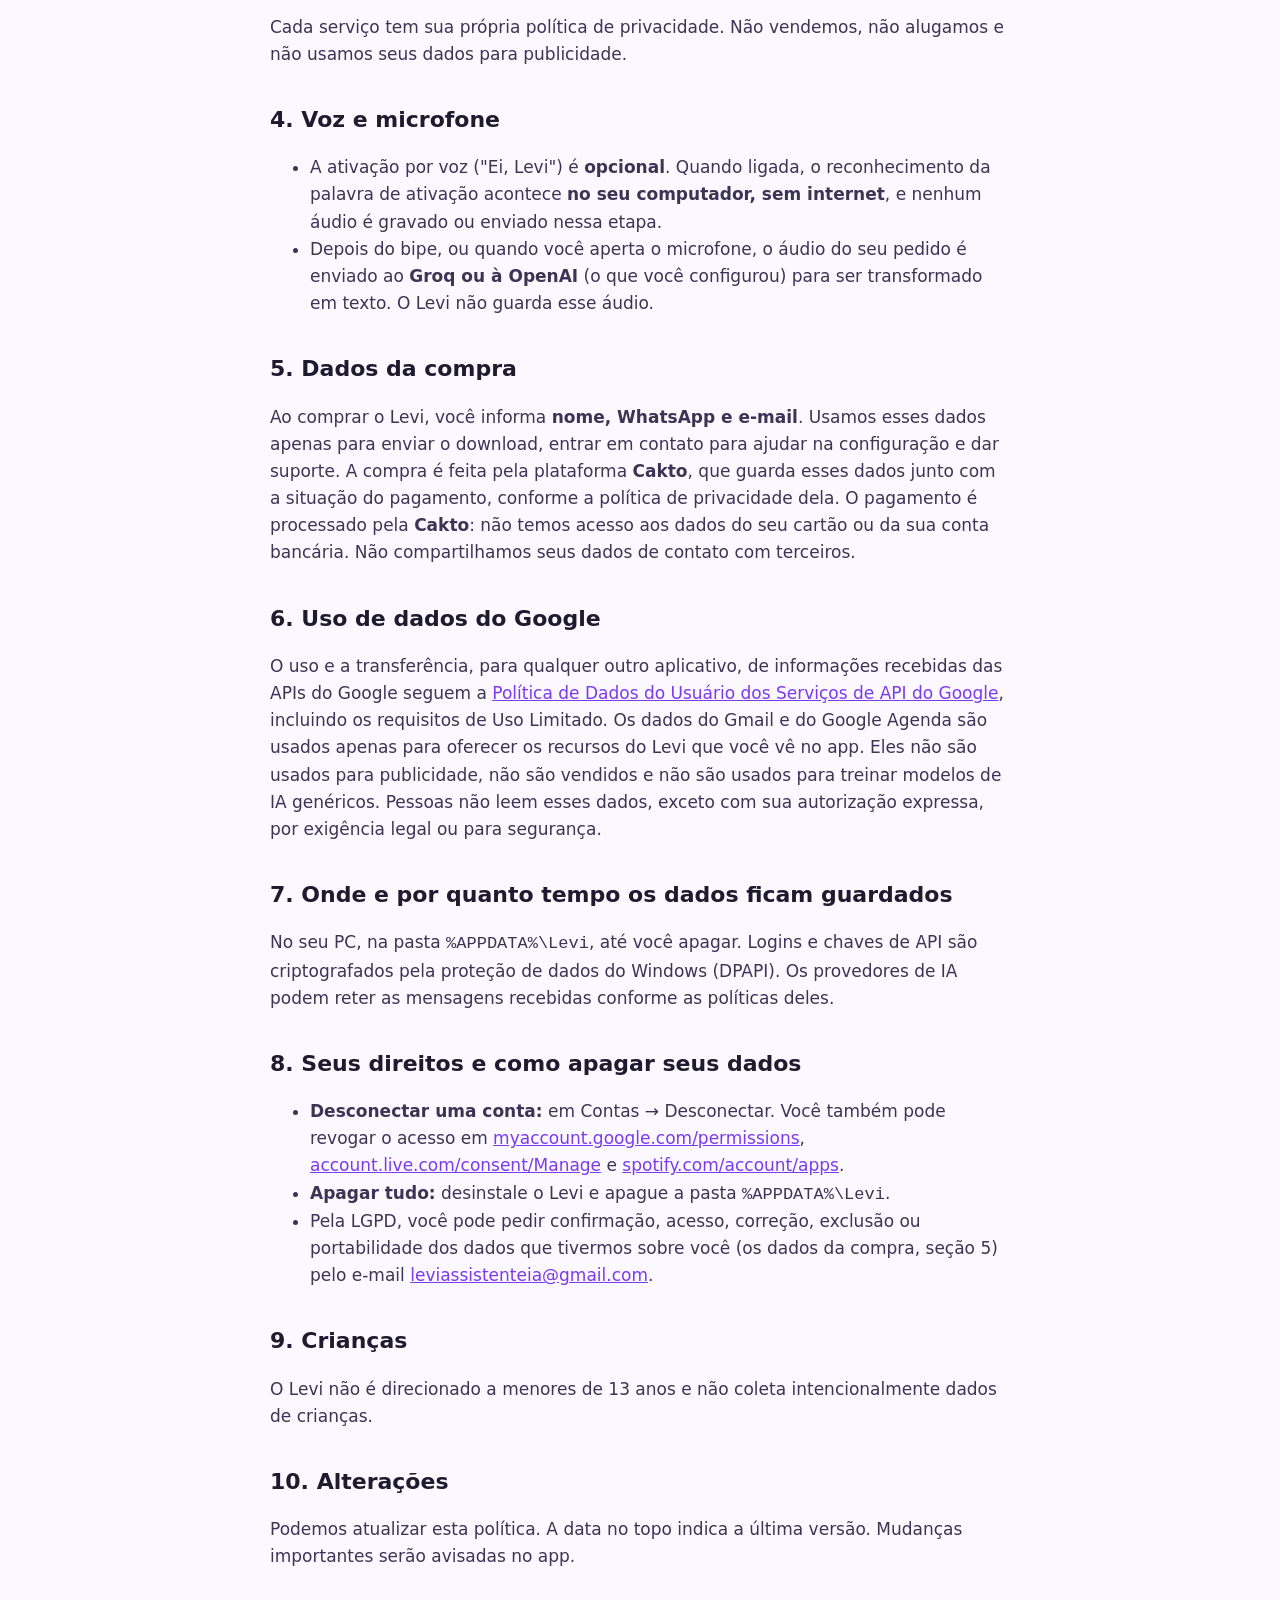
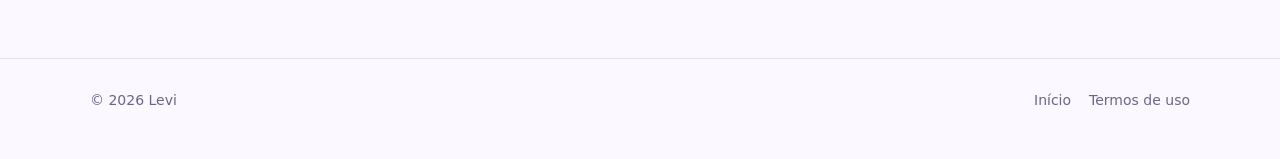
<file: privacidade.html>
<!doctype html>
<html lang="pt-BR">
<head>
<meta charset="utf-8">
<meta name="viewport" content="width=device-width, initial-scale=1">
<title>Política de Privacidade · Levi</title>
<link rel="icon" href="icon.png">
<link rel="stylesheet" href="style.css">
</head>
<body>
<div class="wrap"><header class="top"><img src="icon.png" alt=""><a class="brand" href="index.html">Levi</a></header></div>
<main class="doc">
  <h1>Política de Privacidade</h1>
  <p class="updated">Última atualização: 15 de novembro de 2026</p>

  <div class="box">Resumo: o Levi roda no seu computador. Seus logins, chaves e dados ficam guardados <b>só no seu PC</b>, criptografados pelo Windows.
  Não temos um servidor que armazena seus e-mails, sua agenda ou suas conversas. Alguns trechos são enviados aos serviços que você escolher (como a IA) para o Levi funcionar. Explicamos tudo abaixo.</div>

  <h2>1. Quem somos</h2>
  <p>O Levi é um aplicativo para Windows desenvolvido por Levi IA. Contato: <a href="mailto:leviassistenteia@gmail.com">leviassistenteia@gmail.com</a>.
  Esta política segue a Lei Geral de Proteção de Dados (LGPD, Lei nº 13.709/2018).</p>

  <h2>2. Dados que o Levi acessa e por quê</h2>
  <ul>
    <li><b>E-mails (Gmail e Outlook):</b> remetente, assunto, data e um trecho dos e-mails <b>não lidos</b> dos últimos 7 dias, para mostrar a lista e classificar a prioridade. Com sua permissão, o Levi também marca e-mails como lidos e cria rascunhos. Ele <b>não envia</b> nem apaga e-mails.</li>
    <li><b>Agenda (Google Agenda e Outlook):</b> título, horário e local dos compromissos, para mostrar sua agenda e criar eventos quando você pede.</li>
    <li><b>WhatsApp e Instagram (opcionais):</b> o Levi abre o WhatsApp Web e o Instagram numa aba própria, como um navegador. As conversas vão direto entre o seu PC e a Meta. O Levi só lê o número de mensagens não lidas (que aparece no título da página) para avisar você, e a IA não lê essas conversas.</li>
    <li><b>Spotify:</b> a música que está tocando e suas playlists, para controlar a reprodução.</li>
    <li><b>Dados do PC:</b> uso de processador, memória e disco, e os programas que mais usam memória. Essas informações ficam no PC e só vão para a IA se você perguntar sobre o seu computador.</li>
    <li><b>Área de transferência:</b> os últimos textos copiados ficam salvos <b>só no seu PC</b>, para a tela "Copiados".</li>
    <li><b>Conversas, tarefas, lembretes e anotações:</b> ficam salvos no seu PC.</li>
    <li><b>Voz:</b> veja a seção 4.</li>
  </ul>

  <h2>3. Para quem os dados são enviados</h2>
  <p>Depois de instalado, o Levi conversa <b>diretamente</b> do seu PC com estes serviços, sem passar por servidor nosso:</p>
  <ul>
    <li><b>Provedor de IA que você escolher</b> (Anthropic/Claude, OpenAI/ChatGPT, Google/Gemini ou Groq): suas mensagens e os dados necessários para responder. Por exemplo, para classificar a prioridade, o remetente, o assunto e o trecho dos e-mails não lidos.</li>
    <li><b>Google, Microsoft e Spotify:</b> só para ler e alterar os dados descritos na seção 2, nas contas que você conectar.</li>
    <li><b>Narrador de voz</b> (Google Gemini ou ElevenLabs, se você escolher): o texto das respostas que será lido em voz alta.</li>
    <li><b>GitHub:</b> o Levi consulta o GitHub para saber se há versão nova. Nenhum dado pessoal é enviado.</li>
  </ul>
  <p>Cada serviço tem sua própria política de privacidade. Não vendemos, não alugamos e não usamos seus dados para publicidade.</p>

  <h2>4. Voz e microfone</h2>
  <ul>
    <li>A ativação por voz ("Ei, Levi") é <b>opcional</b>. Quando ligada, o reconhecimento da palavra de ativação acontece <b>no seu computador, sem internet</b>, e nenhum áudio é gravado ou enviado nessa etapa.</li>
    <li>Depois do bipe, ou quando você aperta o microfone, o áudio do seu pedido é enviado ao <b>Groq ou à OpenAI</b> (o que você configurou) para ser transformado em texto. O Levi não guarda esse áudio.</li>
  </ul>

  <h2>5. Dados da compra</h2>
  <p>Ao comprar o Levi, você informa <b>nome, WhatsApp e e-mail</b>. Usamos esses dados apenas para enviar o download, entrar em contato para ajudar na configuração e dar suporte. A compra é feita pela plataforma <b>Cakto</b>, que guarda esses dados junto com a situação do pagamento, conforme a política de privacidade dela.
  O pagamento é processado pela <b>Cakto</b>: não temos acesso aos dados do seu cartão ou da sua conta bancária. Não compartilhamos seus dados de contato com terceiros.</p>

  <h2>6. Uso de dados do Google</h2>
  <p>O uso e a transferência, para qualquer outro aplicativo, de informações recebidas das APIs do Google seguem a
  <a href="https://developers.google.com/terms/api-services-user-data-policy">Política de Dados do Usuário dos Serviços de API do Google</a>, incluindo os requisitos de Uso Limitado.
  Os dados do Gmail e do Google Agenda são usados apenas para oferecer os recursos do Levi que você vê no app. Eles não são usados para publicidade, não são vendidos e não são usados para treinar modelos de IA genéricos. Pessoas não leem esses dados, exceto com sua autorização expressa, por exigência legal ou para segurança.</p>

  <h2>7. Onde e por quanto tempo os dados ficam guardados</h2>
  <p>No seu PC, na pasta <code>%APPDATA%\Levi</code>, até você apagar. Logins e chaves de API são criptografados pela proteção de dados do Windows (DPAPI).
  Os provedores de IA podem reter as mensagens recebidas conforme as políticas deles.</p>

  <h2>8. Seus direitos e como apagar seus dados</h2>
  <ul>
    <li><b>Desconectar uma conta:</b> em Contas → Desconectar. Você também pode revogar o acesso em <a href="https://myaccount.google.com/permissions">myaccount.google.com/permissions</a>, <a href="https://account.live.com/consent/Manage">account.live.com/consent/Manage</a> e <a href="https://www.spotify.com/account/apps/">spotify.com/account/apps</a>.</li>
    <li><b>Apagar tudo:</b> desinstale o Levi e apague a pasta <code>%APPDATA%\Levi</code>.</li>
    <li>Pela LGPD, você pode pedir confirmação, acesso, correção, exclusão ou portabilidade dos dados que tivermos sobre você (os dados da compra, seção 5) pelo e-mail <a href="mailto:leviassistenteia@gmail.com">leviassistenteia@gmail.com</a>.</li>
  </ul>

  <h2>9. Crianças</h2>
  <p>O Levi não é direcionado a menores de 13 anos e não coleta intencionalmente dados de crianças.</p>

  <h2>10. Alterações</h2>
  <p>Podemos atualizar esta política. A data no topo indica a última versão. Mudanças importantes serão avisadas no app.</p>
</main>
<footer><div class="wrap"><span>© 2026 Levi</span><nav><a href="index.html">Início</a><a href="termos.html">Termos de uso</a></nav></div></footer>
</body>
</html>
</file>
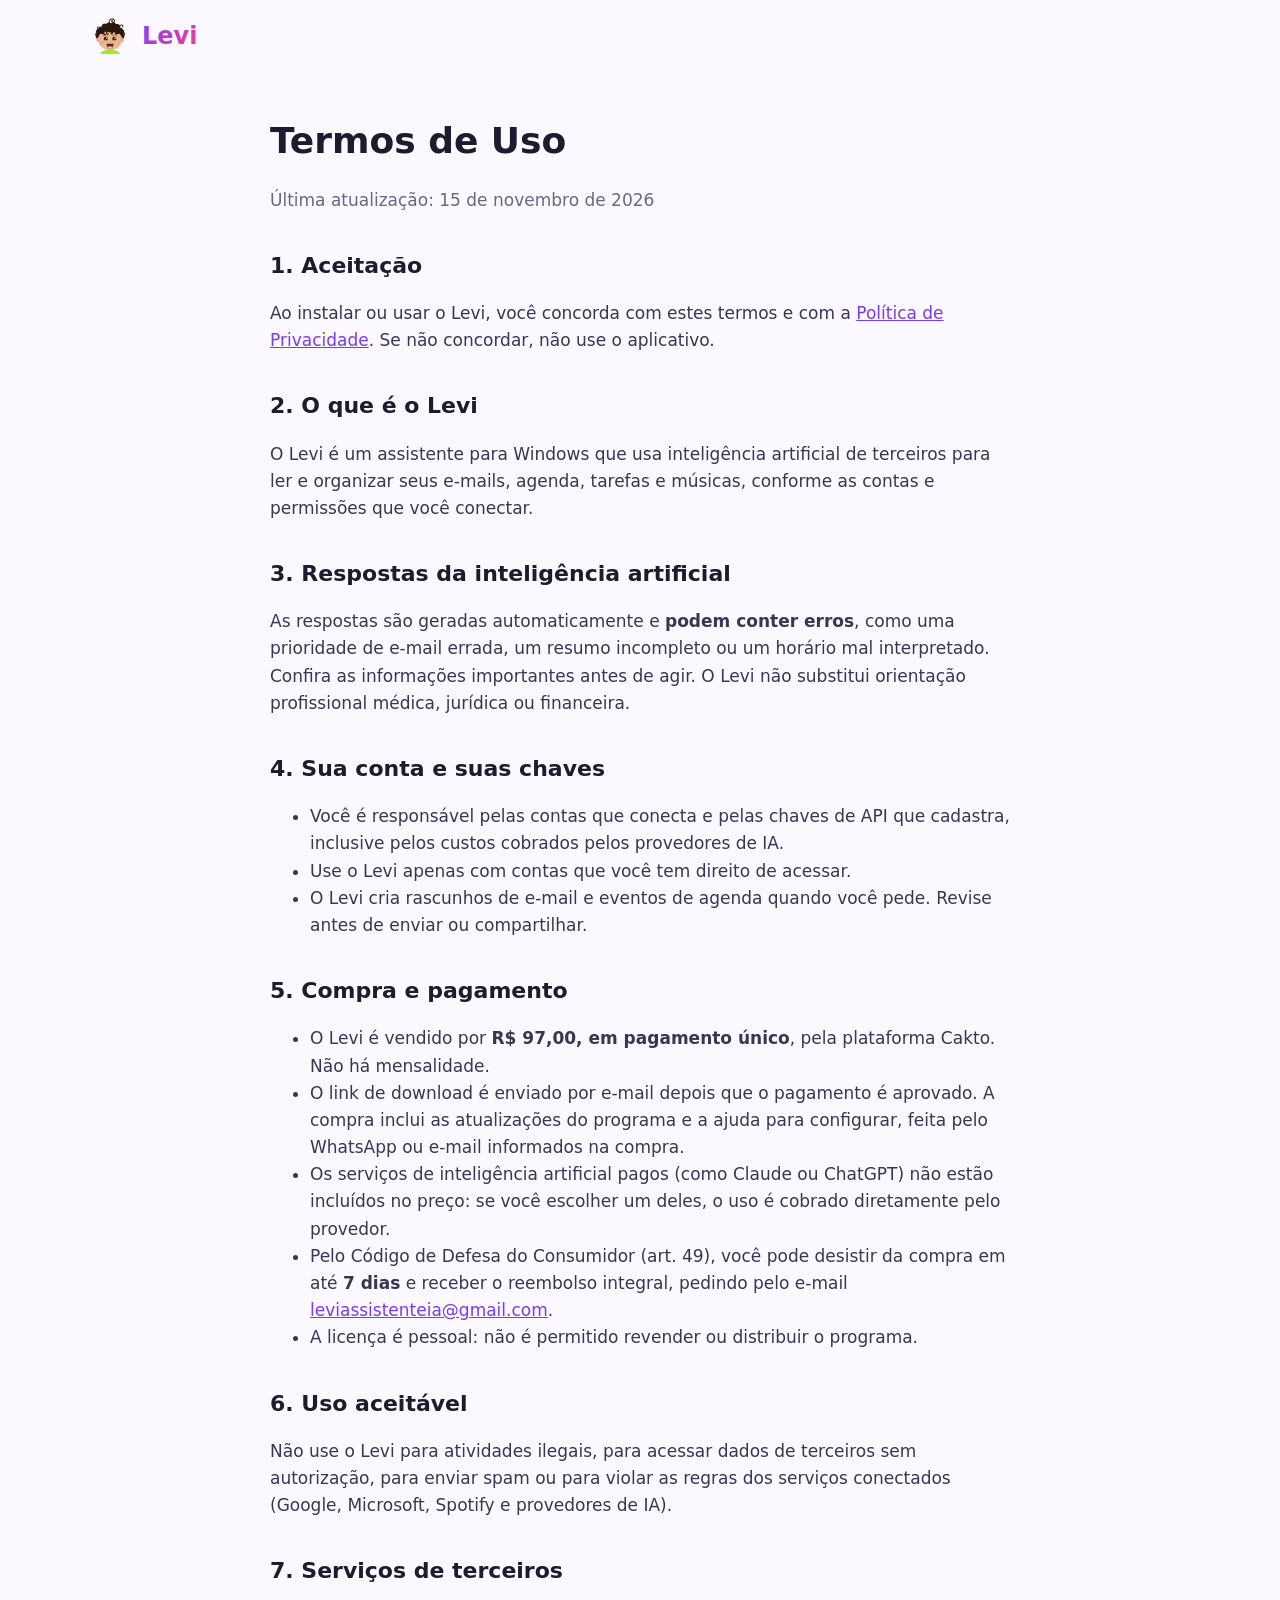
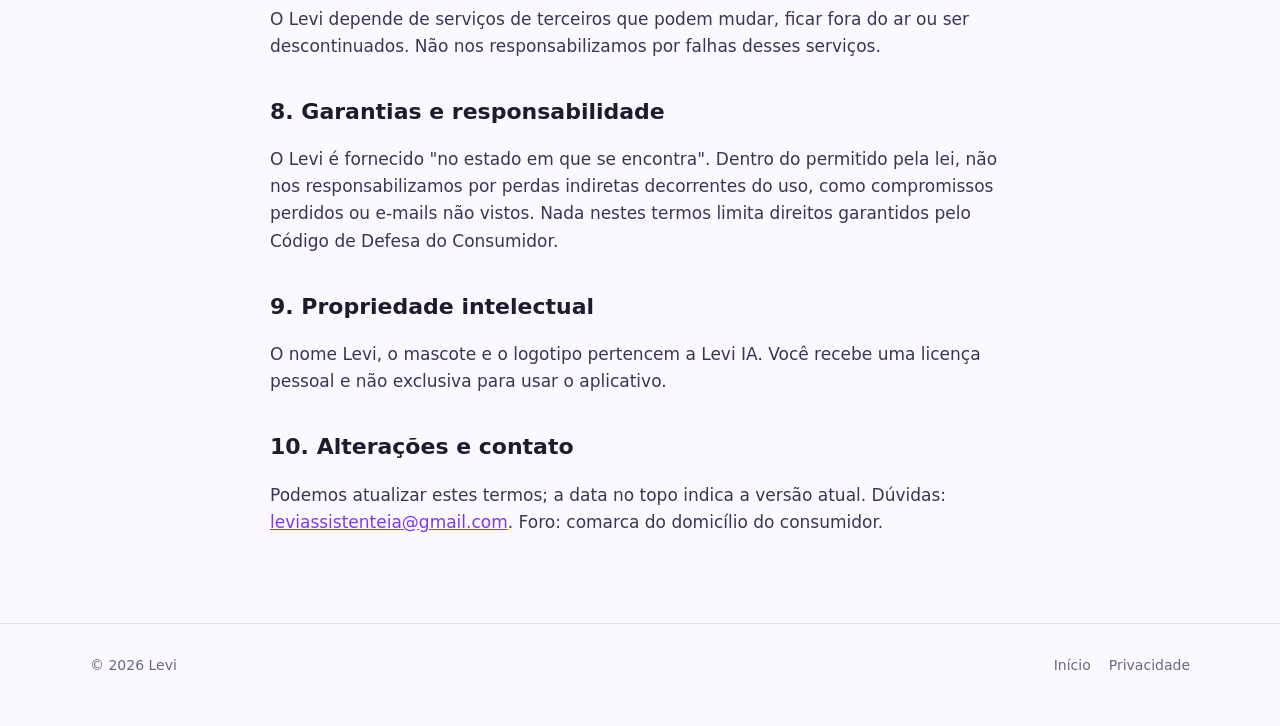
<file: termos.html>
<!doctype html>
<html lang="pt-BR">
<head>
<meta charset="utf-8">
<meta name="viewport" content="width=device-width, initial-scale=1">
<title>Termos de Uso · Levi</title>
<link rel="icon" href="icon.png">
<link rel="stylesheet" href="style.css">
</head>
<body>
<div class="wrap"><header class="top"><img src="icon.png" alt=""><a class="brand" href="index.html">Levi</a></header></div>
<main class="doc">
  <h1>Termos de Uso</h1>
  <p class="updated">Última atualização: 15 de novembro de 2026</p>

  <h2>1. Aceitação</h2>
  <p>Ao instalar ou usar o Levi, você concorda com estes termos e com a <a href="privacidade.html">Política de Privacidade</a>. Se não concordar, não use o aplicativo.</p>

  <h2>2. O que é o Levi</h2>
  <p>O Levi é um assistente para Windows que usa inteligência artificial de terceiros para ler e organizar seus e-mails, agenda, tarefas e músicas, conforme as contas e permissões que você conectar.</p>

  <h2>3. Respostas da inteligência artificial</h2>
  <p>As respostas são geradas automaticamente e <b>podem conter erros</b>, como uma prioridade de e-mail errada, um resumo incompleto ou um horário mal interpretado. Confira as informações importantes antes de agir. O Levi não substitui orientação profissional médica, jurídica ou financeira.</p>

  <h2>4. Sua conta e suas chaves</h2>
  <ul>
    <li>Você é responsável pelas contas que conecta e pelas chaves de API que cadastra, inclusive pelos custos cobrados pelos provedores de IA.</li>
    <li>Use o Levi apenas com contas que você tem direito de acessar.</li>
    <li>O Levi cria rascunhos de e-mail e eventos de agenda quando você pede. Revise antes de enviar ou compartilhar.</li>
  </ul>

  <h2>5. Compra e pagamento</h2>
  <ul>
    <li>O Levi é vendido por <b>R$ 97,00, em pagamento único</b>, pela plataforma Cakto. Não há mensalidade.</li>
    <li>O link de download é enviado por e-mail depois que o pagamento é aprovado. A compra inclui as atualizações do programa e a ajuda para configurar, feita pelo WhatsApp ou e-mail informados na compra.</li>
    <li>Os serviços de inteligência artificial pagos (como Claude ou ChatGPT) não estão incluídos no preço: se você escolher um deles, o uso é cobrado diretamente pelo provedor.</li>
    <li>Pelo Código de Defesa do Consumidor (art. 49), você pode desistir da compra em até <b>7 dias</b> e receber o reembolso integral, pedindo pelo e-mail <a href="mailto:leviassistenteia@gmail.com">leviassistenteia@gmail.com</a>.</li>
    <li>A licença é pessoal: não é permitido revender ou distribuir o programa.</li>
  </ul>

  <h2>6. Uso aceitável</h2>
  <p>Não use o Levi para atividades ilegais, para acessar dados de terceiros sem autorização, para enviar spam ou para violar as regras dos serviços conectados (Google, Microsoft, Spotify e provedores de IA).</p>

  <h2>7. Serviços de terceiros</h2>
  <p>O Levi depende de serviços de terceiros que podem mudar, ficar fora do ar ou ser descontinuados. Não nos responsabilizamos por falhas desses serviços.</p>

  <h2>8. Garantias e responsabilidade</h2>
  <p>O Levi é fornecido "no estado em que se encontra". Dentro do permitido pela lei, não nos responsabilizamos por perdas indiretas decorrentes do uso, como compromissos perdidos ou e-mails não vistos. Nada nestes termos limita direitos garantidos pelo Código de Defesa do Consumidor.</p>

  <h2>9. Propriedade intelectual</h2>
  <p>O nome Levi, o mascote e o logotipo pertencem a Levi IA. Você recebe uma licença pessoal e não exclusiva para usar o aplicativo.</p>

  <h2>10. Alterações e contato</h2>
  <p>Podemos atualizar estes termos; a data no topo indica a versão atual. Dúvidas: <a href="mailto:leviassistenteia@gmail.com">leviassistenteia@gmail.com</a>. Foro: comarca do domicílio do consumidor.</p>
</main>
<footer><div class="wrap"><span>© 2026 Levi</span><nav><a href="index.html">Início</a><a href="privacidade.html">Privacidade</a></nav></div></footer>
</body>
</html>
</file>
<file: style.css>
/* Site do Levi: tema claro com gradientes vivos (laranja, rosa, roxo, azul) */
:root {
  --bg: #fbf9ff; --panel: #ffffff; --panel2: #f4f0fb; --line: #e7e1f3;
  --text: #1e1b2e; --muted: #6b6684; --accent: #7c3aed; --ink: #ffffff;
  --pink: #ec4899; --orange: #f97316; --cyan: #06b6d4; --gold: #f59e0b; --red: #e11d48;
  --g-sunset: linear-gradient(135deg, #ff8a3d 0%, #ff3d8b 50%, #8b3dff 100%);
  --g-electric: linear-gradient(135deg, #2f80ff 0%, #7b3dff 100%);
  --g-aurora: linear-gradient(135deg, #06c3e0 0%, #5b4bff 50%, #e23dff 100%);
  --g-candy: linear-gradient(135deg, #ff5fa2 0%, #ff9a5a 100%);
  --g-gold: linear-gradient(135deg, #ffc93c 0%, #ff8a1f 50%, #ff3d3d 100%);
  --g-berry: linear-gradient(135deg, #7b3dff 0%, #ff3d8b 100%);
  --shadow: 0 18px 50px -18px rgba(76, 29, 149, .35);
}
* { box-sizing: border-box; }
html { scroll-behavior: smooth; }
body { margin: 0; background: var(--bg); color: var(--text); font: 17px/1.6 'Segoe UI Variable Text', 'Segoe UI', system-ui, -apple-system, sans-serif; overflow-x: hidden; overflow-x: clip; }
html { overflow-x: clip; }
a { color: var(--accent); }
img { max-width: 100%; }
.wrap { max-width: 1140px; margin: 0 auto; padding: 0 20px; }

/* topo */
header.top { display: flex; align-items: center; gap: 12px; padding: 16px 0; }
header.top img { width: 40px; height: 40px; }
header.top .brand { font-weight: 900; font-size: 24px; text-decoration: none; background: var(--g-berry); -webkit-background-clip: text; background-clip: text; color: transparent; }
header.top nav { margin-left: auto; display: flex; gap: 22px; flex-wrap: wrap; align-items: center; }
header.top nav a { color: var(--muted); text-decoration: none; font-size: 15px; font-weight: 600; }
header.top nav a:hover { color: var(--text); }
header.top nav a.btn { color: #fff; font-size: 15px; padding: 9px 18px; }
.sticky { position: sticky; top: 0; z-index: 50; background: rgba(251, 249, 255, .82); backdrop-filter: blur(14px); border-bottom: 1px solid transparent; transition: border-color .2s; }
.sticky.scrolled { border-bottom-color: var(--line); }

/* botões */
.btn { display: inline-flex; align-items: center; justify-content: center; gap: 10px; background: var(--g-sunset); color: #fff; font-weight: 800; padding: 14px 26px;
  border-radius: 14px; text-decoration: none; font-size: 18px; border: 0; box-shadow: 0 12px 28px -10px rgba(236, 72, 153, .6); transition: transform .15s, box-shadow .15s, filter .15s; }
.btn:hover { transform: translateY(-2px); filter: saturate(1.15); box-shadow: 0 16px 34px -10px rgba(236, 72, 153, .7); }
.btn.ghost { background: #fff; color: var(--text); border: 1px solid var(--line); box-shadow: none; font-weight: 700; }
.btn.ghost:hover { border-color: var(--accent); color: var(--accent); }
.btn.white { background: #fff; color: var(--accent); box-shadow: 0 12px 30px -12px rgba(0, 0, 0, .35); }
.note { color: var(--muted); font-size: 14px; margin-top: 14px; }

/* hero */
.hero-bg { position: relative; overflow: hidden; }
.hero-bg::before, .hero-bg::after { content: ''; position: absolute; border-radius: 50%; filter: blur(70px); opacity: .55; z-index: 0; pointer-events: none; }
.hero-bg::before { width: 520px; height: 520px; background: #ff8fc2; top: -160px; right: -120px; animation: blob 14s ease-in-out infinite alternate; }
.hero-bg::after { width: 460px; height: 460px; background: #a98bff; bottom: -200px; left: -140px; animation: blob 16s ease-in-out infinite alternate-reverse; }
@keyframes blob { to { transform: translate(-60px, 50px) scale(1.15); } }
.hero { position: relative; z-index: 1; display: grid; grid-template-columns: 1fr 1.05fr; gap: 48px; align-items: center; padding: 40px 0 80px; }
.pill { display: inline-flex; align-items: center; gap: 8px; background: #fff; border: 1px solid var(--line); border-radius: 999px; padding: 6px 14px 6px 8px; font-size: 14px; font-weight: 700; color: var(--accent); box-shadow: 0 6px 18px -10px rgba(124, 58, 237, .5); }
.pill b { background: var(--g-sunset); color: #fff; border-radius: 999px; padding: 2px 10px; font-size: 12px; }
.hero h1 { font-size: clamp(38px, 5.4vw, 64px); line-height: 1.04; margin: 18px 0 18px; letter-spacing: -.02em; font-weight: 900; }
.grad { background: var(--g-sunset); -webkit-background-clip: text; background-clip: text; color: transparent; }
.hero p.lead { font-size: 20px; color: #4a4560; margin: 0 0 28px; max-width: 540px; }
.hero .btn { margin: 4px 6px 4px 0; }
.hero-checks { display: flex; flex-wrap: wrap; gap: 8px 18px; margin-top: 18px; padding: 0; list-style: none; font-size: 14.5px; color: #4a4560; font-weight: 600; }
.hero-checks li::before { content: '✓'; color: #fff; background: var(--g-electric); border-radius: 50%; width: 18px; height: 18px; display: inline-grid; place-items: center; font-size: 11px; margin-right: 6px; }

/* janela de mentira (simulações) */
.stage { position: relative; }
.win { position: relative; background: #fff; border-radius: 18px; box-shadow: var(--shadow), 0 0 0 1px rgba(124, 58, 237, .08); overflow: hidden; }
.win-bar { display: flex; align-items: center; gap: 6px; padding: 10px 14px; background: #f6f3fc; border-bottom: 1px solid var(--line); font-size: 12.5px; color: var(--muted); font-weight: 600; }
.win-bar i { width: 11px; height: 11px; border-radius: 50%; background: #ffb4b4; display: inline-block; }
.win-bar i:nth-child(2) { background: #ffe08a; } .win-bar i:nth-child(3) { background: #a8e6b8; }
.win-bar span { margin-left: 8px; }
.win-body { position: relative; padding: 16px; min-height: 300px; }

/* hero: planilha / aula + barra flutuante */
.hero-stage { padding: 28px 0 0; }
.hero-stage .win-body { height: 360px; padding: 0; }
.scene { position: absolute; inset: 0; padding: 16px; transition: opacity .5s; }
.scene.off { opacity: 0; }
.sheet { width: 100%; border-collapse: collapse; font-size: 13px; }
.sheet td, .sheet th { border: 1px solid #ece7f5; padding: 6px 8px; text-align: left; white-space: nowrap; }
.sheet th { background: #f7f4fc; color: var(--muted); font-weight: 700; font-size: 12px; }
.sheet .fx { background: #fff4d6; outline: 2px solid var(--gold); outline-offset: -2px; font-family: Consolas, monospace; font-size: 12px; }
.formula { display: flex; gap: 8px; align-items: center; font: 13px Consolas, monospace; background: #f7f4fc; border: 1px solid var(--line); border-radius: 8px; padding: 6px 10px; margin-bottom: 10px; color: #3b3554; }
.formula b { color: var(--accent); font-family: 'Segoe UI', sans-serif; }
.lesson { display: grid; grid-template-columns: 1.3fr 1fr; gap: 14px; height: 100%; }
.video { border-radius: 12px; background: var(--g-aurora); position: relative; display: grid; place-items: center; color: #fff; font-weight: 800; font-size: 15px; text-align: center; padding: 10px; }
.video::after { content: '▶'; position: absolute; bottom: 10px; left: 12px; font-size: 13px; opacity: .9; }
.quiz { font-size: 13px; color: #3b3554; }
.quiz h4 { margin: 0 0 8px; font-size: 14px; }
.quiz .opt { border: 1px solid var(--line); border-radius: 8px; padding: 6px 10px; margin-bottom: 6px; }
.scan { position: absolute; left: 0; right: 0; height: 90px; top: -100px; background: linear-gradient(180deg, transparent, rgba(124, 58, 237, .18), transparent); border-bottom: 2px solid rgba(124, 58, 237, .6); pointer-events: none; opacity: 0; }
.scan.go { animation: scan 1.3s ease-in-out; }
@keyframes scan { 0% { top: -100px; opacity: 1; } 100% { top: 100%; opacity: 1; } }

.qbar { position: absolute; left: 50%; bottom: 18px; transform: translateX(-50%); width: min(92%, 470px); display: flex; align-items: center; gap: 10px;
  background: rgba(255, 255, 255, .96); border-radius: 18px; padding: 8px 10px 8px 8px; box-shadow: 0 16px 40px -12px rgba(76, 29, 149, .45), 0 0 0 1.5px rgba(124, 58, 237, .35); z-index: 3; }
.qbar .av { width: 38px; height: 38px; border-radius: 50%; background: #f1ebff url(mascot.png) center 18%/150% no-repeat; flex: none; }
.qbar .q { flex: 1; font-size: 14.5px; color: var(--text); min-height: 22px; white-space: nowrap; overflow: hidden; }
.qbar .q:empty::before { content: 'Pergunte qualquer coisa…'; color: #a9a3bd; }
.qbar .eye { font-size: 18px; padding: 4px 6px; border-radius: 10px; background: #f1ebff; transition: background .2s, transform .2s; }
.qbar .eye.on { background: var(--g-sunset); transform: scale(1.08); }
.qbar .kbd { font-size: 11px; color: var(--muted); border: 1px solid var(--line); border-radius: 6px; padding: 2px 6px; font-weight: 700; }
.caret::after { content: ''; display: inline-block; width: 2px; height: 1.05em; background: var(--accent); vertical-align: -2px; margin-left: 1px; animation: blink 1s steps(1) infinite; }
@keyframes blink { 50% { opacity: 0; } }
.qcard { position: absolute; left: 50%; bottom: 82px; transform: translate(-50%, 14px) scale(.97); width: min(92%, 470px); background: #fff; border-radius: 16px; padding: 14px 16px;
  box-shadow: 0 20px 44px -16px rgba(76, 29, 149, .5), 0 0 0 1px var(--line); opacity: 0; transition: opacity .35s, transform .35s; z-index: 3; font-size: 14px; }
.qcard.show { opacity: 1; transform: translate(-50%, 0) scale(1); }
.qcard .who { font-size: 12px; font-weight: 800; color: var(--accent); margin-bottom: 4px; display: flex; gap: 6px; align-items: center; }
.qcard .who .tag { background: #fff0f6; color: var(--pink); border-radius: 999px; padding: 1px 8px; font-size: 11px; }
.qcard .a { color: #3b3554; line-height: 1.5; min-height: 42px; }
.peek { position: absolute; width: 130px; right: -26px; top: -40px; z-index: 4; filter: drop-shadow(0 14px 22px rgba(76, 29, 149, .3)); animation: bob 4s ease-in-out infinite; }
@keyframes bob { 50% { transform: translateY(-10px) rotate(-3deg); } }
.float-chip { position: absolute; z-index: 4; background: #fff; border-radius: 14px; padding: 8px 12px; font-size: 13px; font-weight: 700; box-shadow: var(--shadow); display: flex; gap: 8px; align-items: center; animation: bob 5s ease-in-out infinite; }
.float-chip.c1 { left: -34px; top: 150px; animation-delay: -1s; }
.float-chip.c2 { left: 10px; bottom: -22px; animation-delay: -2.5s; }
.float-chip em { font-style: normal; color: #fff; background: var(--g-electric); border-radius: 8px; padding: 2px 7px; font-size: 11px; }

/* faixa de novidades */
.ticker { background: var(--g-sunset); color: #fff; overflow: hidden; padding: 14px 0; transform: rotate(-1.2deg); margin: -10px -20px 0; box-shadow: 0 14px 30px -18px rgba(236, 72, 153, .8); }
.ticker-in { display: flex; gap: 42px; width: max-content; animation: tick 34s linear infinite; font-weight: 800; font-size: 17px; white-space: nowrap; }
.ticker-in span::after { content: '✦'; margin-left: 42px; opacity: .7; }
@keyframes tick { to { transform: translateX(-50%); } }

/* seções */
section { padding: 90px 0; position: relative; }
.eyebrow { display: inline-block; font-size: 13px; font-weight: 800; letter-spacing: .14em; text-transform: uppercase; color: var(--accent); margin-bottom: 10px; }
section h2 { font-size: clamp(30px, 3.8vw, 44px); line-height: 1.12; margin: 0 0 12px; letter-spacing: -.015em; font-weight: 900; }
section .sub { color: var(--muted); margin: 0 0 40px; font-size: 18px; max-width: 680px; }
.center { text-align: center; } .center .sub { margin-left: auto; margin-right: auto; }

/* recursos com simulação */
.feat { display: grid; grid-template-columns: 1fr 1.1fr; gap: 56px; align-items: center; margin-bottom: 110px; }
.feat:last-child { margin-bottom: 0; }
.feat > *, .hero > * { min-width: 0; }
.feat.rev .feat-text { order: 2; }
.feat-text h3 { font-size: clamp(26px, 3vw, 36px); line-height: 1.15; margin: 6px 0 14px; letter-spacing: -.01em; font-weight: 900; }
.feat-text p { color: #4a4560; margin: 0 0 16px; font-size: 17.5px; }
.feat-text ul { list-style: none; padding: 0; margin: 0; display: grid; gap: 8px; }
.feat-text li { display: flex; gap: 10px; align-items: flex-start; font-size: 16px; color: #3b3554; }
.feat-text li::before { content: '✓'; flex: none; width: 22px; height: 22px; border-radius: 7px; display: grid; place-items: center; color: #fff; font-size: 12px; font-weight: 900; background: var(--gd, var(--g-sunset)); margin-top: 1px; }
.ftag { display: inline-flex; align-items: center; gap: 8px; color: #fff; background: var(--gd, var(--g-sunset)); border-radius: 999px; padding: 5px 14px; font-weight: 800; font-size: 13.5px; }
.ftag.new::after { content: 'NOVO'; background: #fff; color: var(--pink); border-radius: 999px; padding: 0 7px; font-size: 10.5px; letter-spacing: .06em; }
.demo { position: relative; border-radius: 28px; padding: 34px; background: var(--gd, var(--g-sunset)); box-shadow: var(--shadow); }
.demo::before { content: ''; position: absolute; inset: 0; border-radius: inherit; background: radial-gradient(circle at 20% 10%, rgba(255, 255, 255, .35), transparent 45%); pointer-events: none; }
.t-sunset { --gd: var(--g-sunset); } .t-electric { --gd: var(--g-electric); } .t-aurora { --gd: var(--g-aurora); }
.t-candy { --gd: var(--g-candy); } .t-gold { --gd: var(--g-gold); } .t-berry { --gd: var(--g-berry); }

/* monitores */
.monitors { display: grid; grid-template-columns: 1fr 1fr; gap: 14px; position: relative; }
.mon { position: relative; }
.mon .scr { position: relative; aspect-ratio: 16 / 10; background: #fff; border-radius: 10px; border: 5px solid #2a2440; overflow: hidden; padding: 8px; font-size: 10.5px; color: #3b3554; }
.mon .foot { width: 34%; height: 14px; margin: 0 auto; background: #2a2440; clip-path: polygon(20% 0, 80% 0, 100% 100%, 0 100%); opacity: .85; }
.mon .lbl { position: absolute; left: 50%; top: -14px; transform: translate(-50%, 6px); background: #fff; color: var(--accent); font-weight: 800; font-size: 11.5px; border-radius: 999px; padding: 3px 10px; white-space: nowrap; box-shadow: 0 8px 18px -8px rgba(0,0,0,.4); opacity: 0; transition: .35s; z-index: 2; }
.mon .lbl.show { opacity: 1; transform: translate(-50%, 0); }
.mon .scan { height: 60px; }
.mini-video { height: 58%; border-radius: 6px; background: var(--g-aurora); color: #fff; font-weight: 800; display: grid; place-items: center; font-size: 11px; text-align: center; }
.mini-lines i { display: block; height: 6px; border-radius: 4px; background: #ece7f5; margin-top: 6px; }
.mini-lines i:nth-child(2) { width: 80%; } .mini-lines i:nth-child(3) { width: 60%; }
.doc-mini h5 { margin: 0 0 4px; font-size: 11px; color: #2f59d9; }
.bubble { margin-top: 18px; background: #fff; border-radius: 16px; padding: 12px 14px; font-size: 14px; color: #3b3554; box-shadow: 0 14px 30px -14px rgba(0, 0, 0, .45); opacity: 0; transform: translateY(10px); transition: .4s; display: flex; gap: 10px; }
.bubble.show { opacity: 1; transform: none; }
.bubble .av { width: 32px; height: 32px; border-radius: 50%; background: #f1ebff url(mascot.png) center 18%/150% no-repeat; flex: none; }
.bubble b { color: var(--accent); }

/* tarefas */
.tk { display: grid; gap: 10px; }
.tk-head { display: flex; gap: 10px; }
.tk-stat { flex: 1; background: #f6f3fc; border-radius: 12px; padding: 8px 10px; text-align: center; }
.tk-stat b { display: block; font-size: 22px; line-height: 1.1; color: var(--text); transition: transform .3s; }
.tk-stat b.pop { transform: scale(1.35); color: var(--orange); }
.tk-stat span { font-size: 11.5px; color: var(--muted); font-weight: 600; }
.tk-focus { border-radius: 14px; padding: 12px 14px; background: linear-gradient(135deg, #fff1e6, #ffe6f2); }
.tk-focus .t { font-size: 12px; font-weight: 800; color: var(--pink); letter-spacing: .08em; text-transform: uppercase; margin-bottom: 4px; }
.tk-row { display: flex; align-items: center; gap: 10px; padding: 8px 4px; font-size: 14.5px; border-bottom: 1px dashed #f0c9db; transition: opacity .3s; }
.tk-row:last-child { border-bottom: 0; }
.tk-row .ck { width: 22px; height: 22px; border-radius: 7px; border: 2px solid #d9cdef; display: grid; place-items: center; color: #fff; font-size: 13px; font-weight: 900; transition: .25s; flex: none; }
.tk-row.done .ck { background: var(--g-sunset); border-color: transparent; transform: scale(1.12); }
.tk-row.done .nm { text-decoration: line-through; color: #a9a3bd; }
.tk-row .nm { flex: 1; }
.tk-row .pr { font-size: 11px; font-weight: 800; border-radius: 999px; padding: 1px 8px; }
.pr.hi { background: #ffe4ea; color: var(--red); } .pr.md { background: #fff1d6; color: #b45309; } .pr.lo { background: #e6f6ff; color: #0369a1; }
.tk-row .when { font-size: 11.5px; color: var(--muted); }
.confetti { position: absolute; inset: 0; pointer-events: none; overflow: hidden; border-radius: 18px; }
.confetti i { position: absolute; width: 8px; height: 12px; border-radius: 2px; top: -14px; animation: fall 1.4s ease-in forwards; }
@keyframes fall { to { transform: translateY(380px) rotate(540deg); opacity: 0; } }

/* e-mails */
.mx-search { display: flex; align-items: center; gap: 8px; border: 1px solid var(--line); border-radius: 10px; padding: 7px 10px; font-size: 13.5px; margin-bottom: 10px; color: var(--text); }
.mx-search .q { flex: 1; min-height: 20px; }
.mx-search .q:empty::before { content: 'Buscar em todos os e-mails…'; color: #a9a3bd; }
.mx-list { display: grid; gap: 6px; grid-template-columns: minmax(0, 1fr); }
.mx-row { display: flex; align-items: center; gap: 10px; padding: 8px 10px; border-radius: 10px; background: #faf8fe; font-size: 13.5px; opacity: 0; transform: translateX(-16px); transition: .4s; }
.mx-row.in { opacity: 1; transform: none; }
.mx-row.dim { opacity: .3; }
.mx-row.hit { background: #fff4d6; box-shadow: 0 0 0 2px var(--gold) inset; }
.mx-row .ini { width: 30px; height: 30px; border-radius: 50%; color: #fff; font-weight: 800; display: grid; place-items: center; font-size: 12px; flex: none; }
.mx-row .tx { flex: 1; min-width: 0; }
.mx-row .tx b { display: block; font-size: 13px; }
.mx-row .tx span { color: var(--muted); font-size: 12px; white-space: nowrap; overflow: hidden; text-overflow: ellipsis; display: block; }
.mx-row .lab { font-size: 11px; font-weight: 800; border-radius: 999px; padding: 2px 9px; opacity: 0; transform: scale(.6); transition: .3s; white-space: nowrap; }
.mx-row .lab.show { opacity: 1; transform: none; }
.lab.urg { background: #ffe4ea; color: var(--red); } .lab.imp { background: #efe6ff; color: var(--accent); } .lab.dep { background: #eef0f4; color: #6b7280; }
.mx-att { margin-top: 10px; display: flex; gap: 10px; align-items: center; background: #fff; border: 1px solid var(--line); border-radius: 12px; padding: 8px 10px; font-size: 13px; opacity: 0; transform: translateY(8px); transition: .4s; }
.mx-att.show { opacity: 1; transform: none; }
.mx-att .pdf { width: 34px; height: 40px; border-radius: 6px; background: var(--red); color: #fff; font-size: 10px; font-weight: 900; display: grid; place-items: center; flex: none; }

/* conversa com várias IAs */
.modes { display: flex; gap: 6px; flex-wrap: wrap; margin-bottom: 12px; }
.mode { font-size: 12.5px; font-weight: 800; border-radius: 999px; padding: 4px 12px; background: #f4f0fb; color: var(--muted); transition: .3s; }
.mode.on { color: #fff; background: var(--g-electric); transform: scale(1.06); }
.chat { display: grid; gap: 8px; min-height: 190px; align-content: start; }
.msg { max-width: 86%; padding: 9px 13px; border-radius: 14px; font-size: 14px; opacity: 0; transform: translateY(8px); transition: .35s; }
.msg.show { opacity: 1; transform: none; }
.msg.me { justify-self: end; background: var(--g-electric); color: #fff; border-bottom-right-radius: 4px; }
.msg.ai { background: #f4f0fb; color: #3b3554; border-bottom-left-radius: 4px; }
.msg.ai small { display: block; font-size: 11px; font-weight: 800; color: var(--accent); margin-bottom: 2px; }
.dots span { display: inline-block; width: 6px; height: 6px; margin: 0 2px; border-radius: 50%; background: #a9a3bd; animation: dot 1s infinite; }
.dots span:nth-child(2) { animation-delay: .15s; } .dots span:nth-child(3) { animation-delay: .3s; }
@keyframes dot { 50% { transform: translateY(-4px); opacity: .5; } }

/* minha rotina */
.rt { display: grid; gap: 4px; }
.rt-item { display: flex; gap: 12px; padding: 7px 4px; border-bottom: 1px solid #f1edf8; font-size: 13.5px; opacity: 0; transform: translateY(6px); transition: .4s; }
.rt-item.show { opacity: 1; transform: none; }
.rt-item .h { font-weight: 800; color: var(--accent); min-width: 42px; font-size: 12.5px; padding-top: 1px; }
.rt-item .d b { display: block; font-size: 11.5px; color: var(--muted); font-weight: 600; }
.rt-sum { margin-top: 10px; border-radius: 12px; padding: 10px 12px; background: linear-gradient(135deg, #e9fbff, #f1ebff); font-size: 13px; color: #3b3554; opacity: 0; transition: .5s; }
.rt-sum.show { opacity: 1; }
.rt-sum b { color: var(--text); }

/* voz */
.voice { display: grid; place-items: center; gap: 16px; padding: 20px 0 8px; text-align: center; }
.mic { width: 86px; height: 86px; border-radius: 50%; background: var(--g-gold); display: grid; place-items: center; font-size: 36px; position: relative; box-shadow: 0 14px 30px -10px rgba(255, 106, 31, .7); }
.mic.on::before, .mic.on::after { content: ''; position: absolute; inset: -10px; border-radius: 50%; border: 3px solid rgba(255, 138, 31, .5); animation: ring 1.4s ease-out infinite; }
.mic.on::after { animation-delay: .7s; }
@keyframes ring { from { transform: scale(.85); opacity: 1; } to { transform: scale(1.5); opacity: 0; } }
.wave { display: flex; gap: 4px; align-items: center; height: 40px; }
.wave i { width: 5px; border-radius: 3px; background: var(--g-gold); height: 6px; transition: height .12s; }
.said { font-size: 18px; font-weight: 800; min-height: 28px; color: var(--text); }
.said small { display: block; font-size: 13px; color: var(--muted); font-weight: 600; }
.cal { display: flex; align-items: center; gap: 10px; background: #fff7ec; border-radius: 14px; padding: 10px 14px; font-size: 14px; font-weight: 700; opacity: 0; transform: scale(.9); transition: .35s; }
.cal.show { opacity: 1; transform: none; }
.cal .day { background: var(--g-gold); color: #fff; border-radius: 10px; padding: 4px 9px; text-align: center; line-height: 1.1; font-size: 12px; }
.cal .day b { display: block; font-size: 18px; }

/* grade de recursos */
.grid { display: grid; gap: 18px; grid-template-columns: repeat(3, 1fr); }
.card { background: var(--panel); border: 1px solid var(--line); border-radius: 20px; padding: 24px; transition: transform .2s, box-shadow .2s; }
.card:hover { transform: translateY(-4px); box-shadow: var(--shadow); }
.card .ico { width: 48px; height: 48px; border-radius: 14px; display: grid; place-items: center; font-size: 24px; background: var(--gd, var(--g-sunset)); box-shadow: 0 10px 20px -10px rgba(124, 58, 237, .6); }
.card h3 { margin: 14px 0 6px; font-size: 19px; }
.card p { margin: 0; color: #4a4560; font-size: 15.5px; }

/* telas do app */
.shots { display: grid; grid-template-columns: repeat(3, 1fr); gap: 18px; }
.shots figure { margin: 0; background: #fff; border-radius: 18px; overflow: hidden; box-shadow: var(--shadow); border: 1px solid var(--line); }
.shots img { display: block; width: 100%; aspect-ratio: 16 / 10.4; object-fit: cover; object-position: top left; }
.shots figcaption { padding: 12px 16px; font-weight: 700; font-size: 15px; }

/* preços */
.prices-bg { background: linear-gradient(180deg, var(--bg), #f3ecff 30%, #ffeef6 100%); }
.prices { display: grid; grid-template-columns: repeat(3, 1fr); gap: 22px; align-items: stretch; }
.price { position: relative; background: #fff; border-radius: 26px; padding: 30px 26px; border: 1px solid var(--line); display: flex; flex-direction: column; box-shadow: 0 14px 40px -24px rgba(76, 29, 149, .35); }
.price.best { border: 0; background: linear-gradient(#fff, #fff) padding-box, var(--g-sunset) border-box; border: 3px solid transparent; transform: translateY(-14px); box-shadow: 0 30px 60px -24px rgba(236, 72, 153, .55); }
.price .badge { position: absolute; top: -15px; left: 50%; transform: translateX(-50%); background: var(--g-sunset); color: #fff; font-weight: 800; font-size: 13px; border-radius: 999px; padding: 5px 16px; white-space: nowrap; }
.price .badge.up { background: var(--g-aurora); }
.price h3 { margin: 6px 0 2px; font-size: 22px; font-weight: 900; }
.price .for { color: var(--muted); font-size: 14.5px; min-height: 44px; }
.price .val { display: flex; align-items: flex-start; gap: 4px; margin: 14px 0 2px; font-weight: 900; line-height: 1; }
.price .val sup { font-size: 20px; margin-top: 8px; }
.price .val b { font-size: 60px; letter-spacing: -.03em; }
.price.best .val b { background: var(--g-sunset); -webkit-background-clip: text; background-clip: text; color: transparent; }
.price .once { font-size: 13.5px; color: var(--muted); font-weight: 600; margin-bottom: 18px; }
.price ul { list-style: none; padding: 0; margin: 0 0 24px; display: grid; gap: 9px; flex: 1; align-content: start; }
.price li { display: flex; gap: 10px; font-size: 15px; color: #3b3554; }
.price li::before { content: '✓'; flex: none; width: 20px; height: 20px; border-radius: 50%; display: grid; place-items: center; background: #efe6ff; color: var(--accent); font-weight: 900; font-size: 11px; margin-top: 2px; }
.price.best li::before { background: var(--g-sunset); color: #fff; }
.price .btn { width: 100%; }
.price .btn.ghost { border-width: 2px; }
.guarantee { display: flex; justify-content: center; gap: 26px; flex-wrap: wrap; margin-top: 34px; color: #4a4560; font-weight: 700; font-size: 15px; }

/* passos */
.steps { counter-reset: s; display: grid; gap: 18px; grid-template-columns: repeat(3, 1fr); }
.steps .card::before { counter-increment: s; content: counter(s); display: inline-grid; place-items: center; width: 40px; height: 40px;
  border-radius: 12px; background: var(--g-sunset); color: #fff; font-weight: 900; font-size: 18px; }

/* faixa final */
.cta-band { background: var(--g-sunset); color: #fff; border-radius: 32px; padding: 54px 40px; display: grid; grid-template-columns: 1fr auto; gap: 30px; align-items: center; position: relative; overflow: hidden; box-shadow: 0 30px 60px -30px rgba(236, 72, 153, .8); }
.cta-band h2 { color: #fff; margin: 0 0 8px; }
.cta-band p { margin: 0; font-size: 18px; opacity: .95; }
.cta-band img { position: absolute; right: 260px; bottom: -30px; width: 150px; opacity: .95; animation: bob 4s ease-in-out infinite; }

/* dúvidas */
details { background: #fff; border: 1px solid var(--line); border-radius: 16px; padding: 16px 20px; margin-bottom: 10px; transition: box-shadow .2s; }
details[open] { box-shadow: 0 14px 30px -20px rgba(76, 29, 149, .4); }
details summary { cursor: pointer; font-weight: 700; list-style: none; display: flex; justify-content: space-between; gap: 12px; }
details summary::-webkit-details-marker { display: none; }
details summary::after { content: '+'; color: var(--accent); font-weight: 900; font-size: 20px; line-height: 1; transition: transform .2s; }
details[open] summary::after { transform: rotate(45deg); }
details p { color: #4a4560; margin: 10px 0 0; }
.faq { max-width: 820px; margin: 0 auto; }

footer { border-top: 1px solid var(--line); padding: 30px 0 50px; color: var(--muted); font-size: 14px; }
footer .wrap { display: flex; gap: 20px; flex-wrap: wrap; align-items: center; }
footer nav { margin-left: auto; display: flex; gap: 18px; }
footer a { color: var(--muted); text-decoration: none; } footer a:hover { color: var(--accent); }

/* aparecer ao rolar */
.reveal { opacity: 0; transform: translateY(26px); transition: opacity .7s, transform .7s; }
.reveal.in { opacity: 1; transform: none; }

/* páginas de texto (privacidade, termos) */
.doc { max-width: 780px; padding: 30px 20px 70px; margin: 0 auto; }
.doc h1 { font-size: 36px; margin: 10px 0 4px; }
.doc h2 { font-size: 22px; margin: 34px 0 8px; }
.doc p, .doc li { color: #3b3554; }
.doc .updated { color: var(--muted); }
.doc .box { background: #fff; border: 1px solid var(--line); border-left: 4px solid var(--accent); border-radius: 12px; padding: 14px 18px; }
.placeholder { background: rgba(251, 191, 36, .2); color: #92400e; padding: 0 6px; border-radius: 6px; }

@media (max-width: 1100px) { .cta-band img { display: none; } }
@media (max-width: 960px) {
  .hero, .feat { grid-template-columns: 1fr; gap: 36px; }
  .feat.rev .feat-text { order: 0; }
  .feat { margin-bottom: 80px; }
  .hero { padding-top: 16px; }
  .grid, .steps, .shots { grid-template-columns: 1fr 1fr; }
  .prices { grid-template-columns: 1fr; max-width: 460px; margin: 0 auto; }
  .price.best { transform: none; }
  .cta-band { grid-template-columns: 1fr; text-align: center; }
  .cta-band img { display: none; }
}
@media (max-width: 640px) {
  body { font-size: 16px; }
  header.top nav a:not(.btn) { display: none; }
  .grid, .steps, .shots { grid-template-columns: 1fr; }
  section { padding: 64px 0; }
  .demo { padding: 16px; border-radius: 22px; }
  .hero-stage .win-body { height: 340px; }
  .peek { width: 92px; right: -6px; top: -30px; }
  .float-chip.c1 { left: -4px; top: 60px; }
  .float-chip.c2 { display: none; }
  .lesson { grid-template-columns: 1fr; }
  .lesson .video { height: 120px; }
  .sheet td:nth-child(n+4), .sheet th:nth-child(n+4) { display: none; }
  .cta-band { padding: 40px 22px; }
  .hero p.lead { font-size: 18px; }
  .qbar .kbd { display: none; }
}
@media (prefers-reduced-motion: reduce) {
  *, *::before, *::after { animation-duration: .01s !important; animation-iteration-count: 1 !important; transition-duration: .01s !important; }
  .reveal { opacity: 1; transform: none; }
}

/* ---- 1.4: demos de WhatsApp e planilha ---- */
.wa-demo, .xl-demo { display: flex; flex-direction: column; gap: 12px; }
.wa-ask { align-self: flex-end; background: var(--accent); color: #fff; border-radius: 16px 16px 4px 16px; padding: 9px 14px; font-weight: 600; font-size: 14px; max-width: 85%; }
.wa-chat { background: #f4efe6; border-radius: 14px; padding: 10px 12px 14px; display: flex; flex-direction: column; gap: 8px; }
.wa-head { display: flex; align-items: center; gap: 8px; padding-bottom: 8px; border-bottom: 1px solid rgba(0,0,0,.07); font-size: 14px; color: #2d2a3e; }
.wa-head small { color: #8a8599; font-weight: 600; }
.wa-av { width: 28px; height: 28px; border-radius: 50%; background: linear-gradient(135deg, #f472b6, #a855f7); color: #fff; display: grid; place-items: center; font-weight: 800; font-size: 13px; }
.wa-msg { max-width: 80%; border-radius: 12px; padding: 8px 11px; font-size: 13.5px; line-height: 1.4; color: #2d2a3e; background: #fff; box-shadow: 0 1px 1px rgba(0,0,0,.06); }
.wa-msg.out { align-self: flex-end; background: #d9fdd3; }
.wa-msg span { display: block; text-align: right; font-size: 11px; color: #53bdeb; margin-top: 2px; }
.wa-done { align-self: center; background: color-mix(in srgb, var(--accent) 12%, #fff); color: var(--accent); border-radius: 999px; padding: 6px 14px; font-weight: 700; font-size: 13px; }
.xl-tabs { display: flex; gap: 6px; flex-wrap: wrap; }
.xl-tabs span { border: 1px solid var(--line); border-radius: 8px; padding: 5px 11px; font-size: 13px; font-weight: 700; color: #5b5670; background: #fff; }
.xl-tabs .on { background: #16a34a; border-color: #16a34a; color: #fff; }
.xl-tabs .hid { border-style: dashed; color: #b45309; background: #fffbeb; }
.xl-read { font-size: 14px; color: #5b5670; } .xl-read b { color: #2d2a3e; font-size: 18px; }
.xl-bar { height: 8px; border-radius: 99px; background: #eee9f8; overflow: hidden; } .xl-bar i { display: block; height: 100%; background: var(--gd, var(--g-gold)); }
.xl-ans { display: flex; gap: 10px; background: #fff; border-radius: 14px; padding: 12px 14px; font-size: 14px; color: #3b3554; box-shadow: 0 14px 30px -14px rgba(0,0,0,.35); }
.xl-ans .av { width: 32px; height: 32px; border-radius: 50%; background: #f1ebff url(mascot.png) center 18%/150% no-repeat; flex: none; }
.xl-ans b { color: var(--accent); }

/* demonstração do Modo Jarvis */
.win-body.jv { display: grid; justify-items: center; gap: 10px; padding: 22px 18px 20px; background: linear-gradient(180deg, #f0f9ff, #fff 60%); min-height: 0; }
.jv-ring { width: 92px; height: 92px; border-radius: 50%; position: relative; display: grid; place-items: center; }
.jv-ring::before { content: ''; position: absolute; inset: 0; border-radius: 50%;
  background: conic-gradient(from 0deg, transparent 0 8%, #38bdf8 8% 22%, transparent 22% 33%, #7dd3fc 33% 47%, transparent 47% 58%, #38bdf8 58% 72%, transparent 72% 83%, #7dd3fc 83% 97%, transparent 97%);
  -webkit-mask: radial-gradient(circle, transparent 0 62%, #000 64% 72%, transparent 74%); mask: radial-gradient(circle, transparent 0 62%, #000 64% 72%, transparent 74%);
  filter: drop-shadow(0 0 6px #38bdf8); animation: jvspin 3.2s linear infinite; }
.jv-face { width: 62px; height: 62px; border-radius: 50%; background: #e0f2fe url(mascot.png) center 18%/150% no-repeat; }
@keyframes jvspin { to { transform: rotate(360deg); } }
.jv-badge { font-size: 11px; font-weight: 800; letter-spacing: .14em; color: #0c4a6e; background: #e0f2fe; border: 1px solid #7dd3fc; border-radius: 999px; padding: 3px 12px; box-shadow: 0 0 14px rgba(56, 189, 248, .45); }
.jv-line { max-width: 88%; padding: 9px 13px; border-radius: 14px; font-size: 14px; justify-self: start; background: #f1f5f9; color: var(--text); }
.jv-line.me { justify-self: end; background: var(--g-electric); color: #fff; font-weight: 600; }
.jv-line.levi::before { content: '🔊 '; }
</file>
